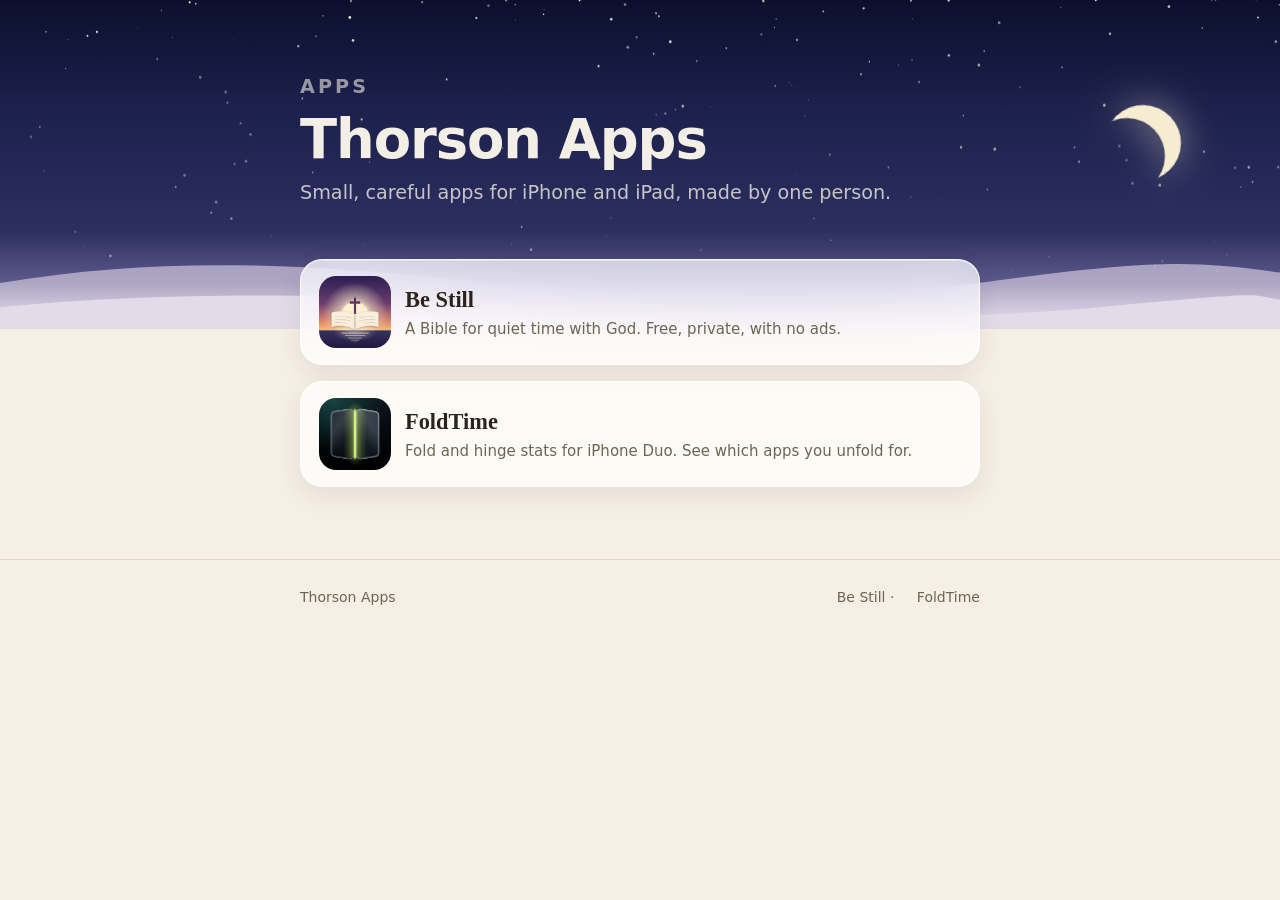
<file: index.html>
<!doctype html>
<html lang="en">
<head>
<meta charset="utf-8">
<meta name="viewport" content="width=device-width, initial-scale=1, viewport-fit=cover">
<meta name="claude:viewport-fit-sides" content="cover">
<title>Thorson Apps</title>
<meta name="description" content="Small, careful apps for iPhone and iPad, made by one person.">
<meta name="theme-color" content="#0c0f26">
<link rel="icon" href="bestill/img/icon-256.png">
<link rel="stylesheet" href="style.css?v=32">
</head>
<body>
<header class="sky">
  <canvas class="stars" aria-hidden="true"></canvas>
  <div class="moon" aria-hidden="true"></div>
  <div class="wrap narrow">
    <div class="page-hero" style="padding-top:72px">
      <p class="eyebrow">Apps</p>
      <h1>Thorson Apps</h1>
      <p>Small, careful apps for iPhone and iPad, made by one person.</p>
    </div>
  </div>
  <svg class="dunes" viewBox="0 0 1440 160" preserveAspectRatio="none" aria-hidden="true">
    <path class="far" d="M0 96 C 180 60 340 70 520 92 S 900 128 1100 96 S 1340 66 1440 82 V160 H0 Z"/>
    <path class="near" d="M0 128 C 220 104 420 112 640 126 S 1040 150 1240 128 S 1400 112 1440 118 V160 H0 Z"/>
  </svg>
</header>
<main class="wrap narrow">
  <a class="feature glass" href="bestill/" style="margin-top:-70px;position:relative;text-decoration:none;color:inherit;align-items:center">
    <img src="bestill/img/icon-256.png" alt="" width="72" height="72" style="border-radius:17px">
    <span>
      <h3 style="font-family:var(--serif);font-size:1.4rem;margin:0">Be Still</h3>
      <p>A Bible for quiet time with God. Free, private, with no ads.</p>
    </span>
  </a>
  <a class="feature glass" href="foldtime/" style="margin-top:16px;position:relative;text-decoration:none;color:inherit;align-items:center">
    <img src="foldtime/img/icon-256.png" alt="" width="72" height="72" style="border-radius:17px">
    <span>
      <h3 style="font-family:var(--serif);font-size:1.4rem;margin:0">FoldTime</h3>
      <p>Fold and hinge stats for iPhone Duo. See which apps you unfold for.</p>
    </span>
  </a>
</main>
<footer class="site" style="margin-top:72px">
  <div class="wrap narrow">
    <span>Thorson Apps</span>
    <span><a href="bestill/">Be Still</a> · <a href="foldtime/">FoldTime</a></span>
  </div>
</footer>
<script src="site.js?v=31"></script>
</body>
</html>
</file>
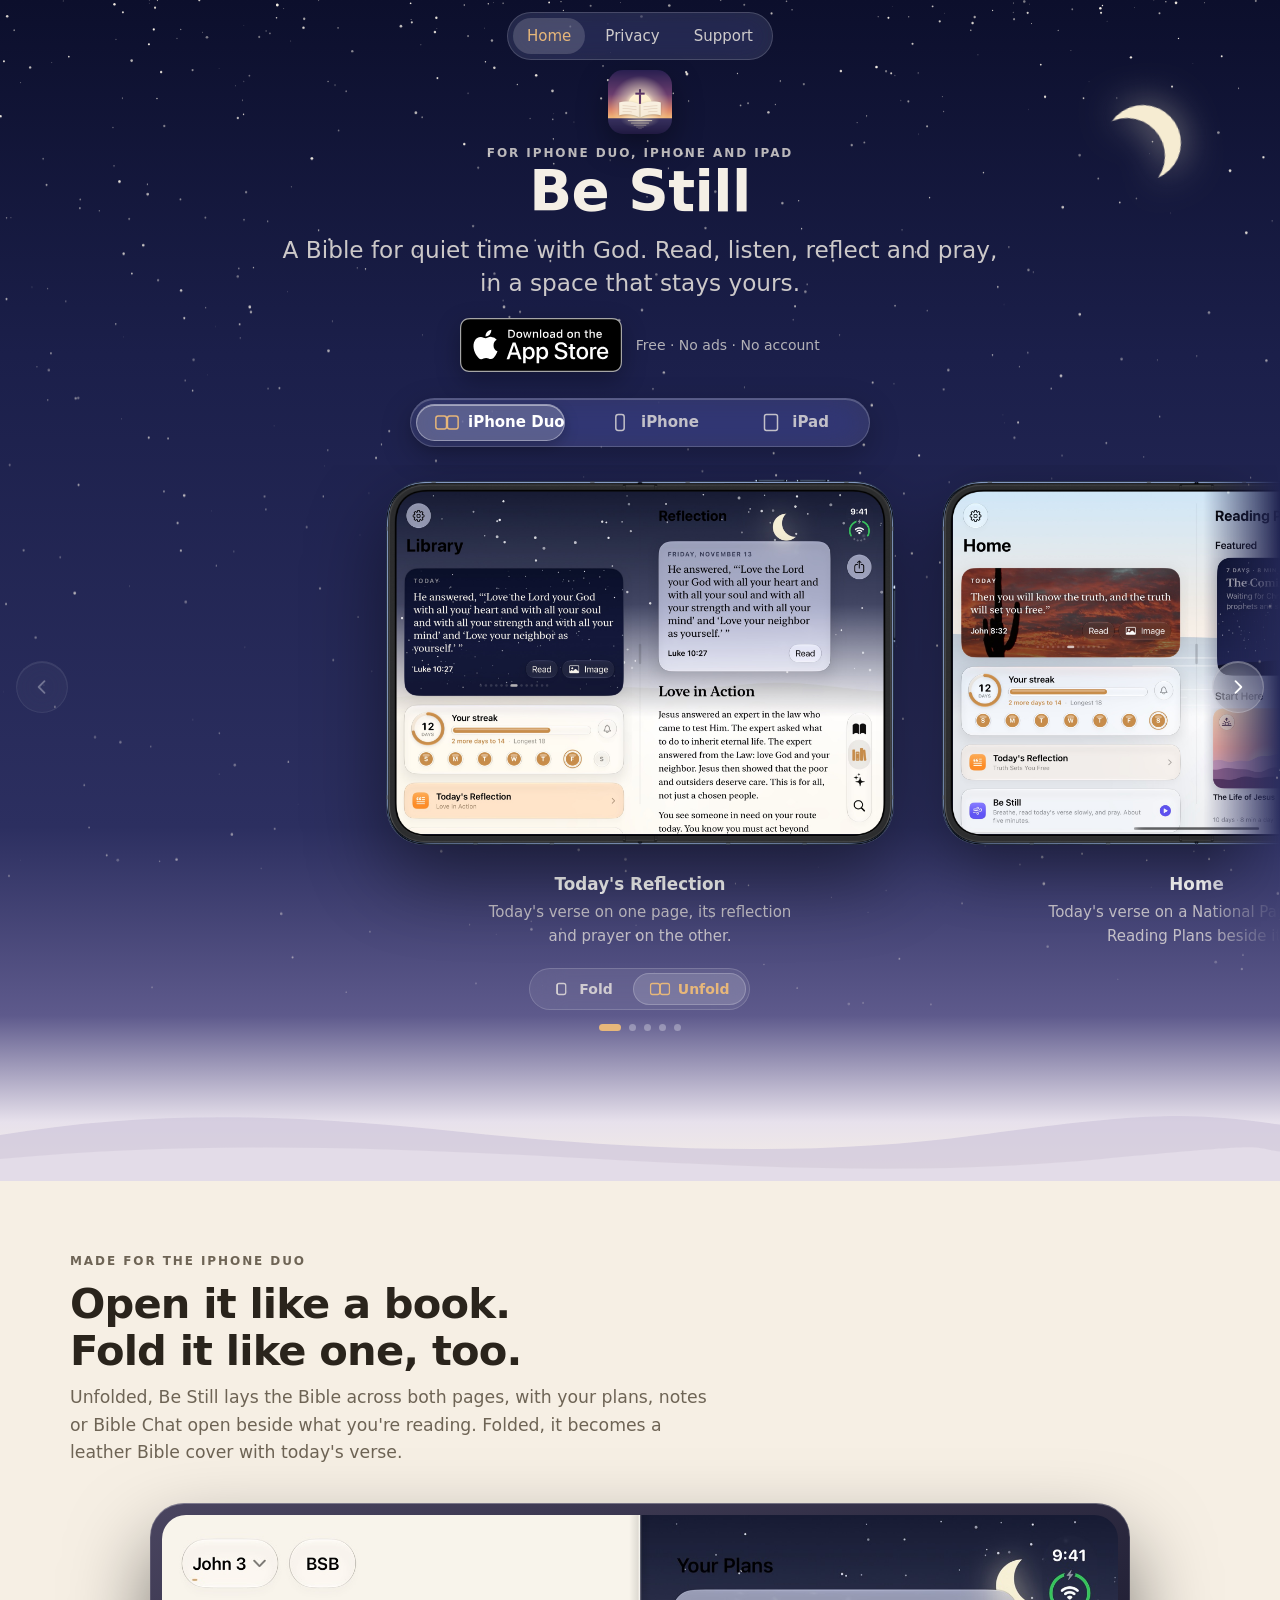
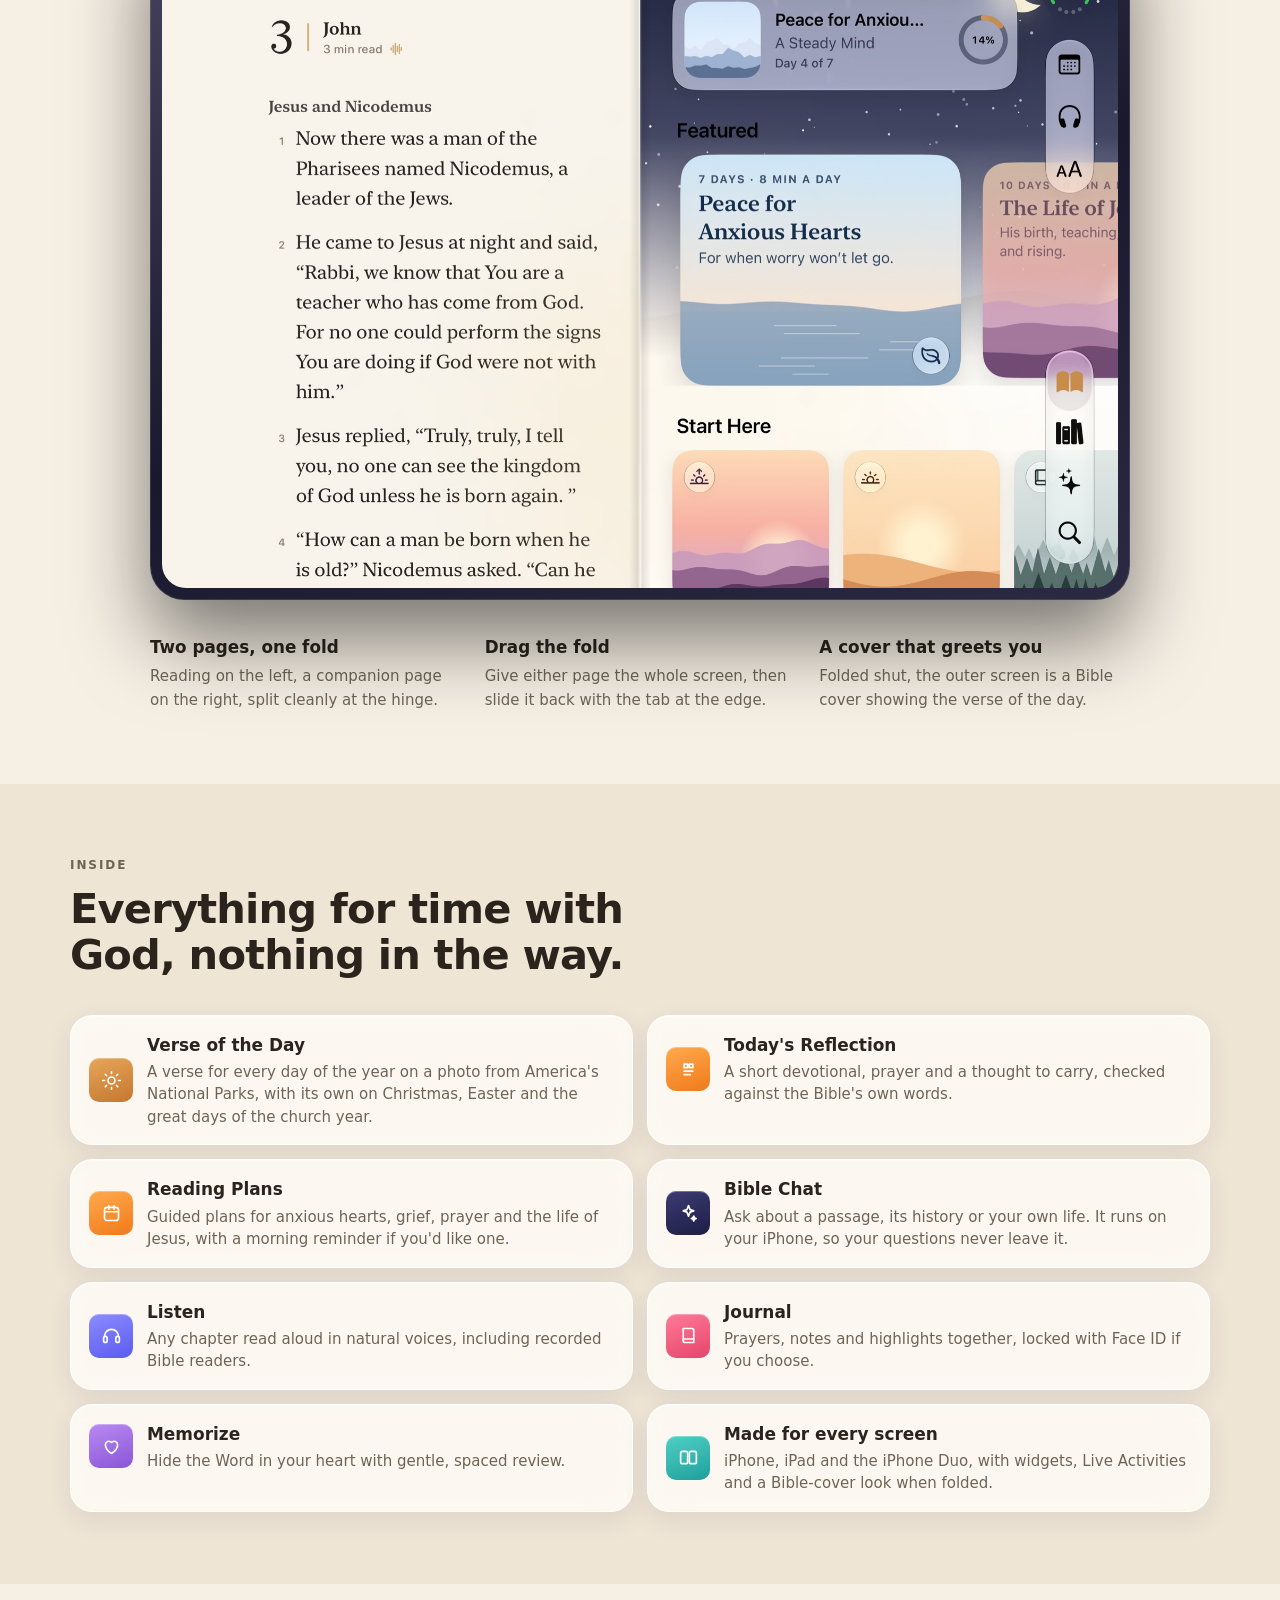
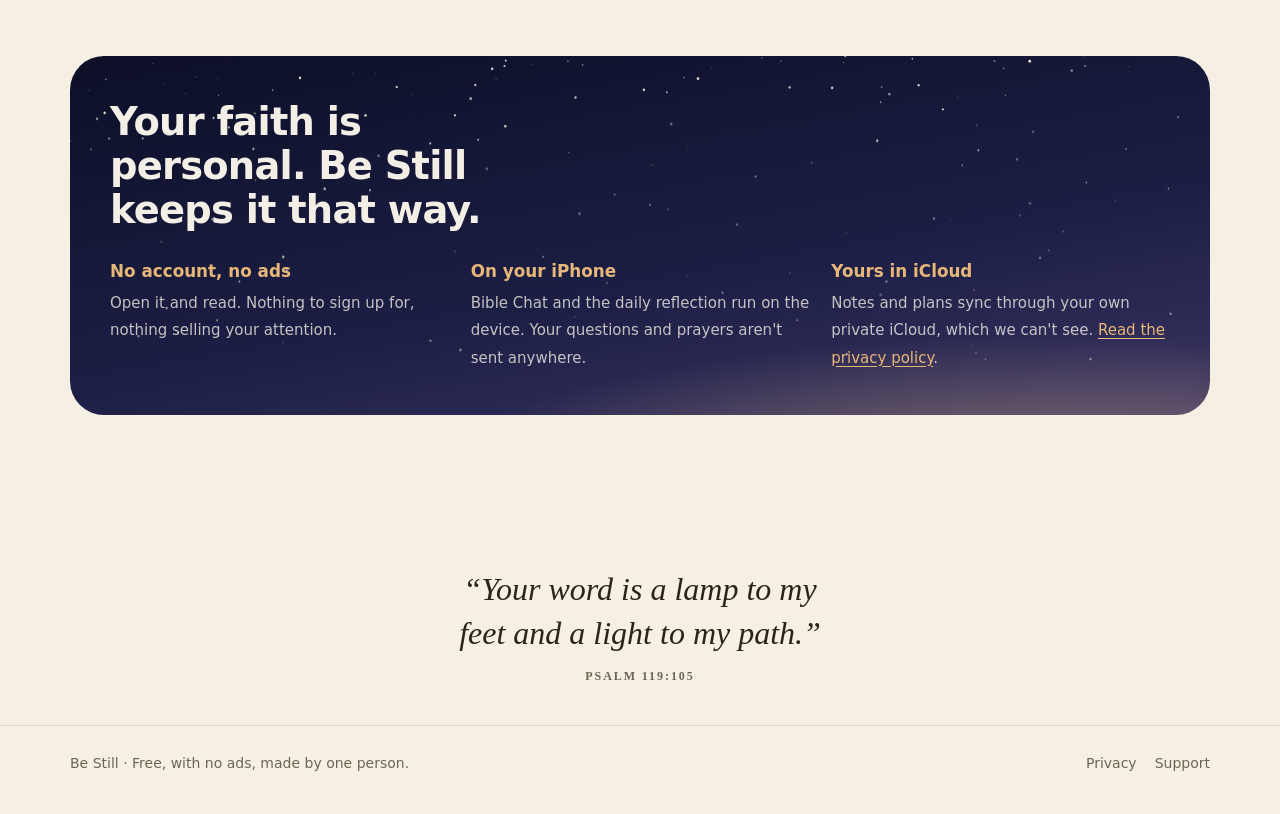
<file: bestill/index.html>
<!doctype html>
<html lang="en">
<head>
<meta charset="utf-8">
<meta name="viewport" content="width=device-width, initial-scale=1, viewport-fit=cover">
<meta name="claude:viewport-fit-sides" content="cover">
<title>Be Still · A Bible for quiet time with God</title>
<meta name="description" content="Be Still is a free, private Bible app for the iPhone Duo, iPhone and iPad: the verse of the day, a daily reflection, reading plans, a private journal and Bible Chat that runs on your iPhone.">
<meta name="theme-color" content="#0c0f26">
<meta name="apple-itunes-app" content="app-id=6834930744">
<meta property="og:title" content="Be Still">
<meta property="og:description" content="A Bible for quiet time with God. Free, private, and made with care.">
<meta property="og:image" content="https://thorsondev.github.io/bestill/img/duo-reflection.jpg">
<link rel="icon" href="img/icon-256.png">
<link rel="apple-touch-icon" href="img/icon-256.png">
<link rel="stylesheet" href="../style.css?v=32">
<style>
  /* Apple's official "Download on the App Store" badge, kept at its own proportions. */
  .store-badge { display: inline-block; line-height: 0; border-radius: 9px; transition: transform .15s ease, box-shadow .15s ease; box-shadow: 0 8px 24px rgba(0, 0, 0, 0.3); }
  .store-badge img { display: block; height: 54px; width: auto; }
  .store-badge:hover { transform: translateY(-1px); box-shadow: 0 12px 28px rgba(0, 0, 0, 0.38); }
  .store-badge:focus-visible { outline: 2px solid #fff; outline-offset: 3px; }
  @media (max-width: 520px) { .store-badge img { height: 48px; } }
  @media (prefers-reduced-motion: reduce) { .store-badge, .store-badge:hover { transition: none; transform: none; } }
</style>
</head>
<body>

<header class="sky">
  <canvas class="stars" aria-hidden="true"></canvas>
  <div class="moon" aria-hidden="true"></div>
  <div class="wrap">
    <div class="topbar topbar-center">
      <nav class="nav" aria-label="Be Still">
        <a href="./" aria-current="page">Home</a>
        <a href="privacy.html">Privacy</a>
        <a href="support.html">Support</a>
      </nav>
    </div>

    <div class="hero hero-gallery">
      <div class="hero-copy">
        <img class="icon" src="img/icon-256.png" alt="Be Still app icon" width="92" height="92">
        <p class="eyebrow">For iPhone Duo, iPhone and iPad</p>
        <h1>Be Still</h1>
        <p class="lede">A Bible for quiet time with God. Read, listen, reflect and pray, in a space that stays yours.</p>
        <div class="cta">
          <a class="store-badge" href="https://apps.apple.com/app/be-still-bible-devotional/id6834930744"><img src="img/app-store-badge.svg" alt="Download on the App Store" width="162" height="54"></a>
          <span class="quiet-facts">Free · No ads · No account</span>
        </div>
      </div>
    </div>
  </div>

  <div class="gallery" data-device="duo">
    <div class="wrap gallery-head">
      <div class="device-switch" role="radiogroup" aria-label="See Be Still on">
        <span class="thumb" aria-hidden="true"></span>
        <button type="button" role="radio" aria-checked="true" data-device="duo" tabindex="0">
          <svg viewBox="0 0 28 20" aria-hidden="true"><rect x="2" y="3" width="11.5" height="14" rx="2.5"/><rect x="14.5" y="3" width="11.5" height="14" rx="2.5"/></svg>
          <span>iPhone Duo</span>
        </button>
        <button type="button" role="radio" aria-checked="false" data-device="iphone" tabindex="-1">
          <svg viewBox="0 0 28 20" aria-hidden="true"><rect x="9.5" y="1.5" width="9" height="17" rx="2.6"/></svg>
          <span>iPhone</span>
        </button>
        <button type="button" role="radio" aria-checked="false" data-device="ipad" tabindex="-1">
          <svg viewBox="0 0 28 20" aria-hidden="true"><rect x="7" y="1.5" width="14" height="17" rx="2"/></svg>
          <span>iPad</span>
        </button>
      </div>

    </div>
    <div class="strip-area">
      <div class="strip-nav" aria-label="Scroll screens">
        <button type="button" class="round" data-step="-1" aria-label="Previous screens"><svg viewBox="0 0 24 24" aria-hidden="true"><path d="M15 5l-7 7 7 7"/></svg></button>
        <button type="button" class="round" data-step="1" aria-label="More screens"><svg viewBox="0 0 24 24" aria-hidden="true"><path d="M9 5l7 7-7 7"/></svg></button>
      </div>
        <div class="strip" data-for="duo" role="tabpanel" aria-label="iPhone Duo screens">
          <figure class="unfold">
            <div class="frame unfold-stage" role="img" aria-label="The iPhone Duo opening: folded, it shows Be Still's Bible cover; open, the Library beside today's reflection.">
              <div class="unfold-open">
                <img class="unfold-screen" src="img/duo-reflection.jpg" alt="" width="1800" height="1266">
                <img class="unfold-bezel" src="img/bezel-duo-open.png" alt="" width="1700" height="1235">
              </div>
              <div class="unfold-closed">
                <img class="unfold-screen" src="img/duo-cover.jpg" alt="" width="756" height="1100">
                <img class="unfold-bezel" src="img/bezel-duo-closed.png" alt="" width="861" height="1200">
              </div>
            </div>
            <figcaption><span class="cap-open"><b>Today's Reflection</b>Today's verse on one page, its reflection and prayer on the other.</span><span class="cap-folded"><b>Bible cover</b>Folded shut, it's a Bible cover with today's verse.</span></figcaption>
          </figure>
          <figure>
            <div class="frame bezel"><img class="bezel-screen" src="img/duo-home.jpg" alt="Home on iPhone Duo." width="1800" height="1266" loading="lazy"><img class="bezel-frame" src="img/bezel-duo-open.png" alt="" width="1700" height="1235" loading="lazy"><span class="folded-duo" aria-hidden="true"><img class="folded-screen" src="img/duo-folded-library.jpg" alt="" width="756" height="1100" loading="lazy"><img class="folded-bezel" src="img/bezel-duo-closed.png" alt="" width="861" height="1200" loading="lazy"></span></div>
            <figcaption><span class="cap-open"><b>Home</b>Today's verse on a National Park photo, Reading Plans beside it.</span><span class="cap-folded"><b>Library</b>Today's verse, your streak and the day's reflection.</span></figcaption>
          </figure>
          <figure>
            <div class="frame bezel"><img class="bezel-screen" src="img/duo-reader.jpg" alt="Read on iPhone Duo." width="1800" height="1266" loading="lazy"><img class="bezel-frame" src="img/bezel-duo-open.png" alt="" width="1700" height="1235" loading="lazy"><span class="folded-duo" aria-hidden="true"><img class="folded-screen" src="img/duo-folded-read.jpg" alt="" width="756" height="1100" loading="lazy"><img class="folded-bezel" src="img/bezel-duo-closed.png" alt="" width="861" height="1200" loading="lazy"></span></div>
            <figcaption><span class="cap-open"><b>Read</b>Two pages, set like a printed Bible.</span><span class="cap-folded"><b>Read</b>Scripture set like a printed Bible, in one hand.</span></figcaption>
          </figure>
          <figure>
            <div class="frame bezel"><img class="bezel-screen" src="img/duo-quiet.jpg" alt="Be Still on iPhone Duo." width="1800" height="1266" loading="lazy"><img class="bezel-frame" src="img/bezel-duo-open.png" alt="" width="1700" height="1235" loading="lazy"><span class="folded-duo" aria-hidden="true"><img class="folded-screen" src="img/duo-folded-quiet.jpg" alt="" width="756" height="1100" loading="lazy"><img class="folded-bezel" src="img/bezel-duo-closed.png" alt="" width="861" height="1200" loading="lazy"></span></div>
            <figcaption><span class="cap-open"><b>Be Still</b>Today's verse beside five quiet minutes of prayer.</span><span class="cap-folded"><b>Be Still</b>Breathe, read the verse slowly and pray.</span></figcaption>
          </figure>
          <figure>
            <div class="frame bezel"><img class="bezel-screen" src="img/duo-chat.jpg" alt="Bible Chat on iPhone Duo." width="1800" height="1266" loading="lazy"><img class="bezel-frame" src="img/bezel-duo-open.png" alt="" width="1700" height="1235" loading="lazy"><span class="folded-duo" aria-hidden="true"><img class="folded-screen" src="img/duo-folded-chat.jpg" alt="" width="756" height="1100" loading="lazy"><img class="folded-bezel" src="img/bezel-duo-closed.png" alt="" width="861" height="1200" loading="lazy"></span></div>
            <figcaption><span class="cap-open"><b>Bible Chat</b>Answers on one page, the verses beside them.</span><span class="cap-folded"><b>Bible Chat</b>Questions answered from Scripture, on your device.</span></figcaption>
          </figure>
        </div>
        <div class="strip" data-for="iphone" role="tabpanel" aria-label="iPhone screens" hidden>
          <figure>
            <div class="frame"><img src="img/iphone-home.jpg" alt="Home on iPhone." width="1300" height="2825" loading="lazy"><span class="island" aria-hidden="true"></span></div>
            <figcaption><b>Home</b>Today's verse on a National Park photo, a new one every day.</figcaption>
          </figure>
          <figure>
            <div class="frame"><img src="img/iphone-reflection.jpg" alt="Today's Reflection on iPhone." width="1300" height="2825" loading="lazy"><span class="island" aria-hidden="true"></span></div>
            <figcaption><b>Today's Reflection</b>A short reflection and prayer on today's verse.</figcaption>
          </figure>
          <figure>
            <div class="frame"><img src="img/iphone-reader.jpg" alt="Read on iPhone." width="1300" height="2825" loading="lazy"><span class="island" aria-hidden="true"></span></div>
            <figcaption><b>Read</b>Scripture set like a printed Bible.</figcaption>
          </figure>
          <figure>
            <div class="frame"><img src="img/iphone-quiet.jpg" alt="Be Still on iPhone." width="1300" height="2825" loading="lazy"><span class="island" aria-hidden="true"></span></div>
            <figcaption><b>Be Still</b>Breathe, read the verse slowly and pray.</figcaption>
          </figure>
          <figure>
            <div class="frame"><img src="img/iphone-chat.jpg" alt="Bible Chat on iPhone." width="1300" height="2825" loading="lazy"><span class="island" aria-hidden="true"></span></div>
            <figcaption><b>Bible Chat</b>Questions answered from Scripture, on your device.</figcaption>
          </figure>
        </div>
        <div class="strip" data-for="ipad" role="tabpanel" aria-label="iPad screens" hidden>
          <figure>
            <div class="frame"><img src="img/ipad-home.jpg" alt="Home on iPad." width="1500" height="2000" loading="lazy"></div>
            <figcaption><b>Home</b>Today's verse on a National Park photo, beside Reading Plans.</figcaption>
          </figure>
          <figure>
            <div class="frame"><img src="img/ipad-reflection.jpg" alt="Today's Reflection on iPad." width="1500" height="2000" loading="lazy"></div>
            <figcaption><b>Today's Reflection</b>A short reflection and prayer on today's verse.</figcaption>
          </figure>
          <figure>
            <div class="frame"><img src="img/ipad-reader.jpg" alt="Read on iPad." width="1500" height="2000" loading="lazy"></div>
            <figcaption><b>Read</b>Scripture set like a printed Bible.</figcaption>
          </figure>
          <figure>
            <div class="frame"><img src="img/ipad-quiet.jpg" alt="Be Still on iPad." width="1500" height="2000" loading="lazy"></div>
            <figcaption><b>Be Still</b>Breathe, read the verse slowly and pray.</figcaption>
          </figure>
          <figure>
            <div class="frame"><img src="img/ipad-chat.jpg" alt="Bible Chat on iPad." width="1500" height="2000" loading="lazy"></div>
            <figcaption><b>Bible Chat</b>Questions answered from Scripture, on your device.</figcaption>
          </figure>
        </div>
    </div>
    <div class="fold-controls" role="group" aria-label="Try the fold">
      <button type="button" data-fold="close" aria-pressed="false">
        <svg viewBox="0 0 28 20" aria-hidden="true"><rect x="9" y="3" width="11" height="14" rx="2.5"/><path d="M9 4v12"/></svg>Fold
      </button>
      <button type="button" data-fold="open" aria-pressed="true">
        <svg viewBox="0 0 28 20" aria-hidden="true"><rect x="2" y="3" width="11.5" height="14" rx="2.5"/><rect x="14.5" y="3" width="11.5" height="14" rx="2.5"/></svg>Unfold
      </button>
    </div>
    <div class="strip-dots" aria-hidden="true"><span class="on"></span><span></span><span></span><span></span><span></span></div>
  </div>
  <svg class="dunes" viewBox="0 0 1440 160" preserveAspectRatio="none" aria-hidden="true">
    <path class="far" d="M0 96 C 180 60 340 70 520 92 S 900 128 1100 96 S 1340 66 1440 82 V160 H0 Z"/>
    <path class="near" d="M0 128 C 220 104 420 112 640 126 S 1040 150 1240 128 S 1400 112 1440 118 V160 H0 Z"/>
  </svg>
</header>

<main>
  <section class="band duo-band">
    <div class="wrap">
      <div class="section-head">
        <span class="kicker">Made for the iPhone Duo</span>
        <h2>Open it like a book. Fold it like one, too.</h2>
        <p>Unfolded, Be Still lays the Bible across both pages, with your plans, notes or Bible Chat open beside what you're reading. Folded, it becomes a leather Bible cover with today's verse.</p>
      </div>
      <div class="duo wide">
        <img src="img/duo-read.jpg" alt="John 3 on the left page of the iPhone Duo, with Reading Plans open on the right." loading="lazy" width="1800" height="1266">
        <span class="hinge" aria-hidden="true"></span>
      </div>
      <ul class="duo-points">
        <li><b>Two pages, one fold</b>Reading on the left, a companion page on the right, split cleanly at the hinge.</li>
        <li><b>Drag the fold</b>Give either page the whole screen, then slide it back with the tab at the edge.</li>
        <li><b>A cover that greets you</b>Folded shut, the outer screen is a Bible cover showing the verse of the day.</li>
      </ul>
    </div>
  </section>

  <section class="band alt">
    <div class="wrap">
      <div class="section-head">
        <span class="kicker">Inside</span>
        <h2>Everything for time with God, nothing in the way.</h2>
      </div>
      <div class="features">
        <div class="feature glass"><span class="badge b-gold"><svg viewBox="0 0 24 24"><circle cx="12" cy="12" r="4"/><path d="M12 2v2M12 20v2M4.9 4.9l1.4 1.4M17.7 17.7l1.4 1.4M2 12h2M20 12h2M4.9 19.1l1.4-1.4M17.7 6.3l1.4-1.4"/></svg></span><div><h3>Verse of the Day</h3><p>A verse for every day of the year on a photo from America's National Parks, with its own on Christmas, Easter and the great days of the church year.</p></div></div>
        <div class="feature glass"><span class="badge b-orange"><svg viewBox="0 0 24 24"><path d="M7 7h4v4H7zM13 7h4v4h-4z"/><path d="M7 15h10M7 19h7"/></svg></span><div><h3>Today's Reflection</h3><p>A short devotional, prayer and a thought to carry, checked against the Bible's own words.</p></div></div>
        <div class="feature glass"><span class="badge b-orange"><svg viewBox="0 0 24 24"><rect x="4" y="5" width="16" height="15" rx="3"/><path d="M4 10h16M9 3v4M15 3v4"/></svg></span><div><h3>Reading Plans</h3><p>Guided plans for anxious hearts, grief, prayer and the life of Jesus, with a morning reminder if you'd like one.</p></div></div>
        <div class="feature glass"><span class="badge b-sky"><svg viewBox="0 0 24 24"><path d="M12 3l1.8 4.6L18 9l-4.2 1.4L12 15l-1.8-4.6L6 9l4.2-1.4z"/><path d="M18 15l.8 2 2 .8-2 .8-.8 2-.8-2-2-.8 2-.8z"/></svg></span><div><h3>Bible Chat</h3><p>Ask about a passage, its history or your own life. It runs on your iPhone, so your questions never leave it.</p></div></div>
        <div class="feature glass"><span class="badge b-indigo"><svg viewBox="0 0 24 24"><path d="M4 13a8 8 0 0 1 16 0"/><rect x="3" y="13" width="4" height="7" rx="2"/><rect x="17" y="13" width="4" height="7" rx="2"/></svg></span><div><h3>Listen</h3><p>Any chapter read aloud in natural voices, including recorded Bible readers.</p></div></div>
        <div class="feature glass"><span class="badge b-pink"><svg viewBox="0 0 24 24"><path d="M6 4h10a2 2 0 0 1 2 2v14H8a2 2 0 0 1-2-2z"/><path d="M6 18a2 2 0 0 1 2-2h10"/></svg></span><div><h3>Journal</h3><p>Prayers, notes and highlights together, locked with Face ID if you choose.</p></div></div>
        <div class="feature glass"><span class="badge b-purple"><svg viewBox="0 0 24 24"><path d="M12 20s-7-4.4-7-10a4 4 0 0 1 7-2.6A4 4 0 0 1 19 10c0 5.6-7 10-7 10z"/></svg></span><div><h3>Memorize</h3><p>Hide the Word in your heart with gentle, spaced review.</p></div></div>
        <div class="feature glass"><span class="badge b-teal"><svg viewBox="0 0 24 24"><rect x="3" y="5" width="8" height="14" rx="2"/><rect x="13" y="5" width="8" height="14" rx="2"/></svg></span><div><h3>Made for every screen</h3><p>iPhone, iPad and the iPhone Duo, with widgets, Live Activities and a Bible-cover look when folded.</p></div></div>
      </div>
    </div>
  </section>

  <section class="band">
    <div class="wrap">
      <div class="promise">
        <canvas class="stars" aria-hidden="true"></canvas>
        <h2>Your faith is personal. Be Still keeps it that way.</h2>
        <ul>
          <li><b>No account, no ads</b><span>Open it and read. Nothing to sign up for, nothing selling your attention.</span></li>
          <li><b>On your iPhone</b><span>Bible Chat and the daily reflection run on the device. Your questions and prayers aren't sent anywhere.</span></li>
          <li><b>Yours in iCloud</b><span>Notes and plans sync through your own private iCloud, which we can't see. <a href="privacy.html">Read the privacy policy</a>.</span></li>
        </ul>
      </div>
    </div>
  </section>

  <section class="closing">
    <div class="wrap narrow">
      <blockquote>“Your word is a lamp to my feet and a light to my path.”<cite>Psalm 119:105</cite></blockquote>
    </div>
  </section>
</main>

<footer class="site">
  <div class="wrap">
    <span>Be Still · Free, with no ads, made by one person.</span>
    <span><a href="privacy.html">Privacy</a><a href="support.html">Support</a></span>
  </div>
</footer>
<script src="../site.js?v=31"></script>
</body>
</html>
</file>
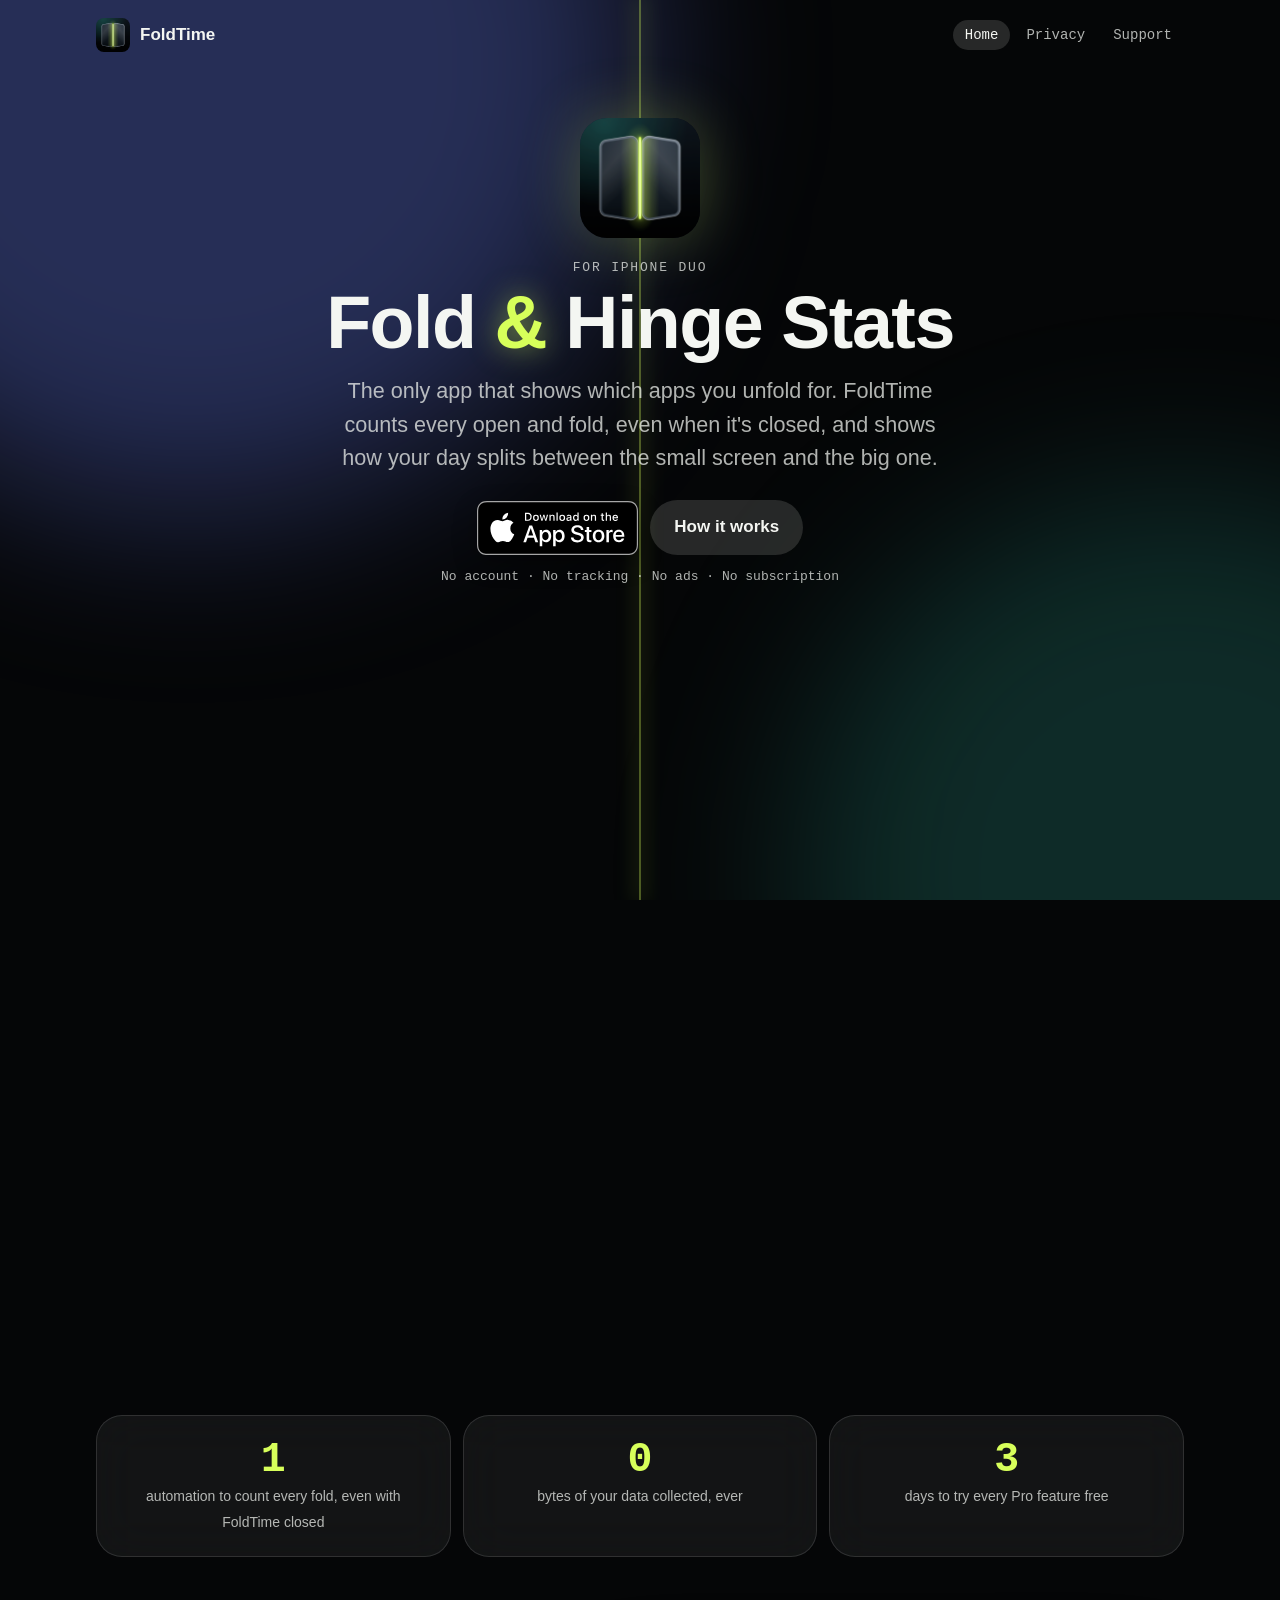
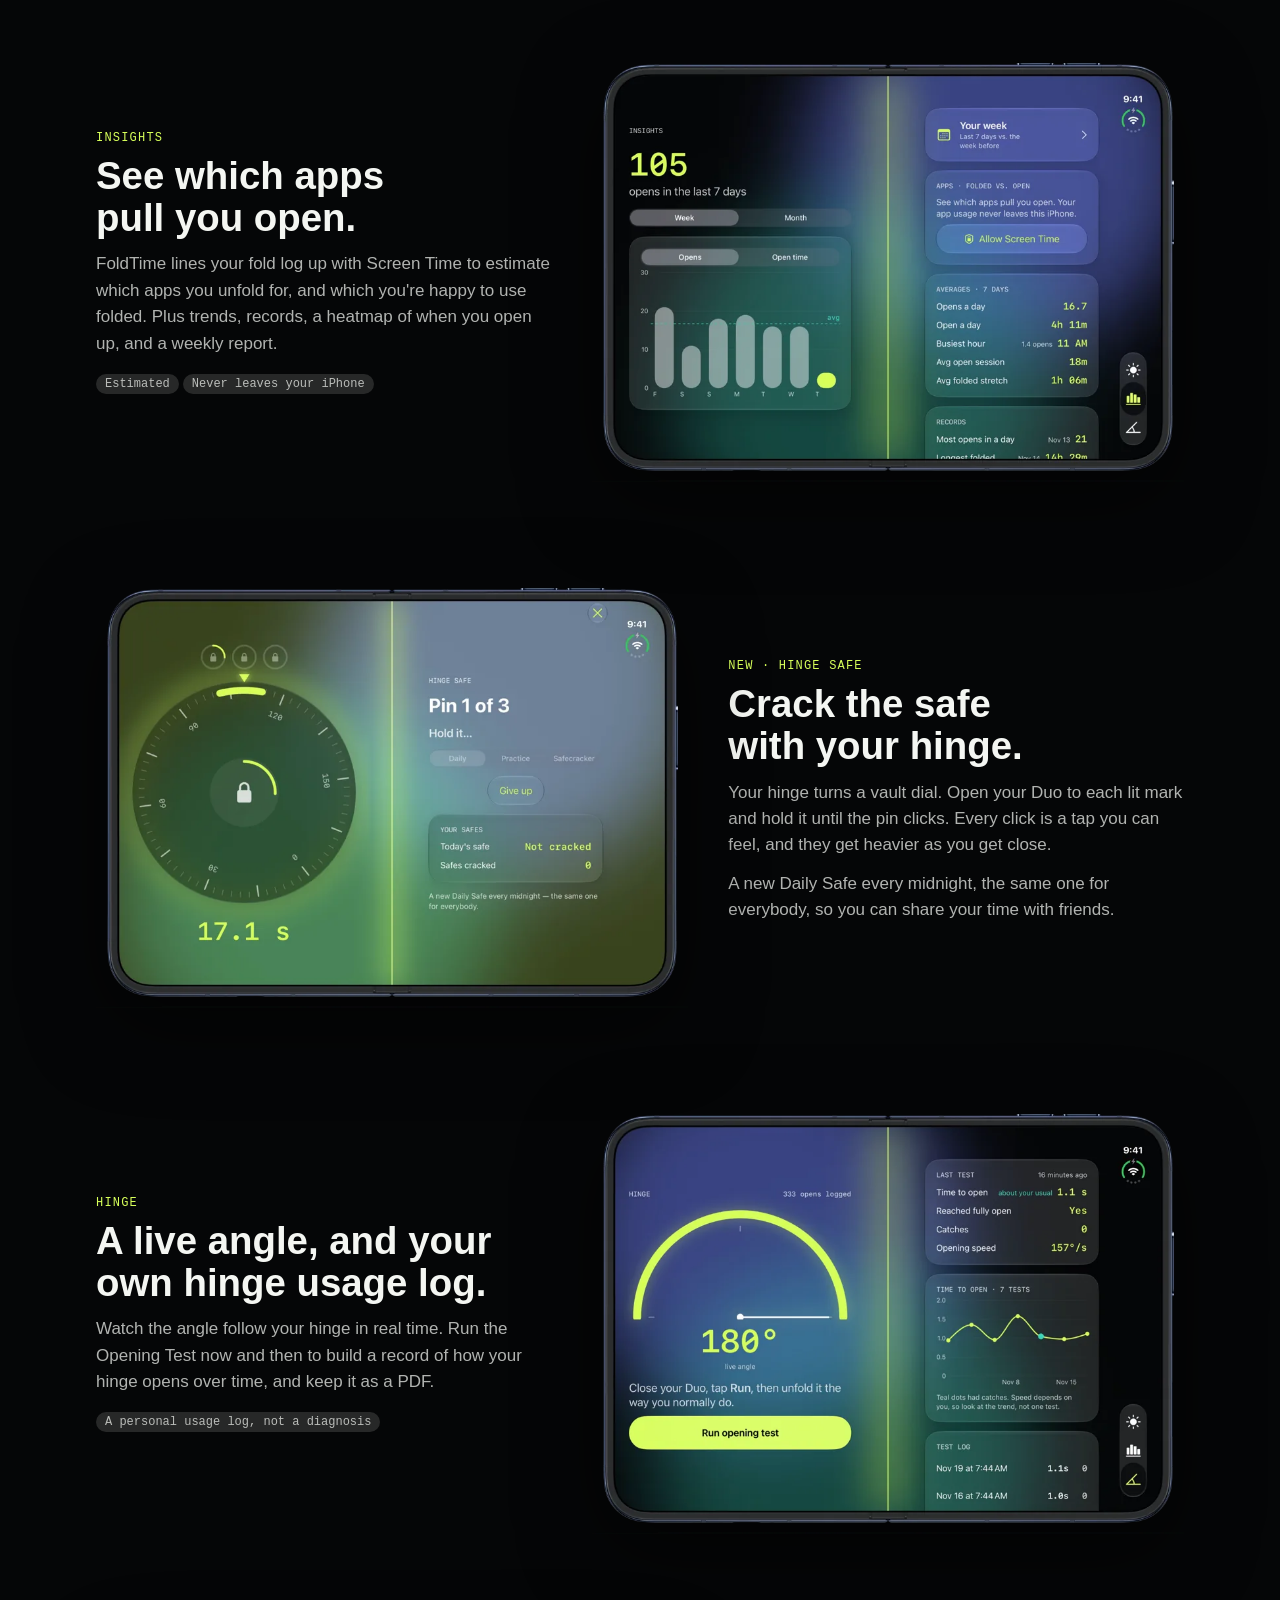
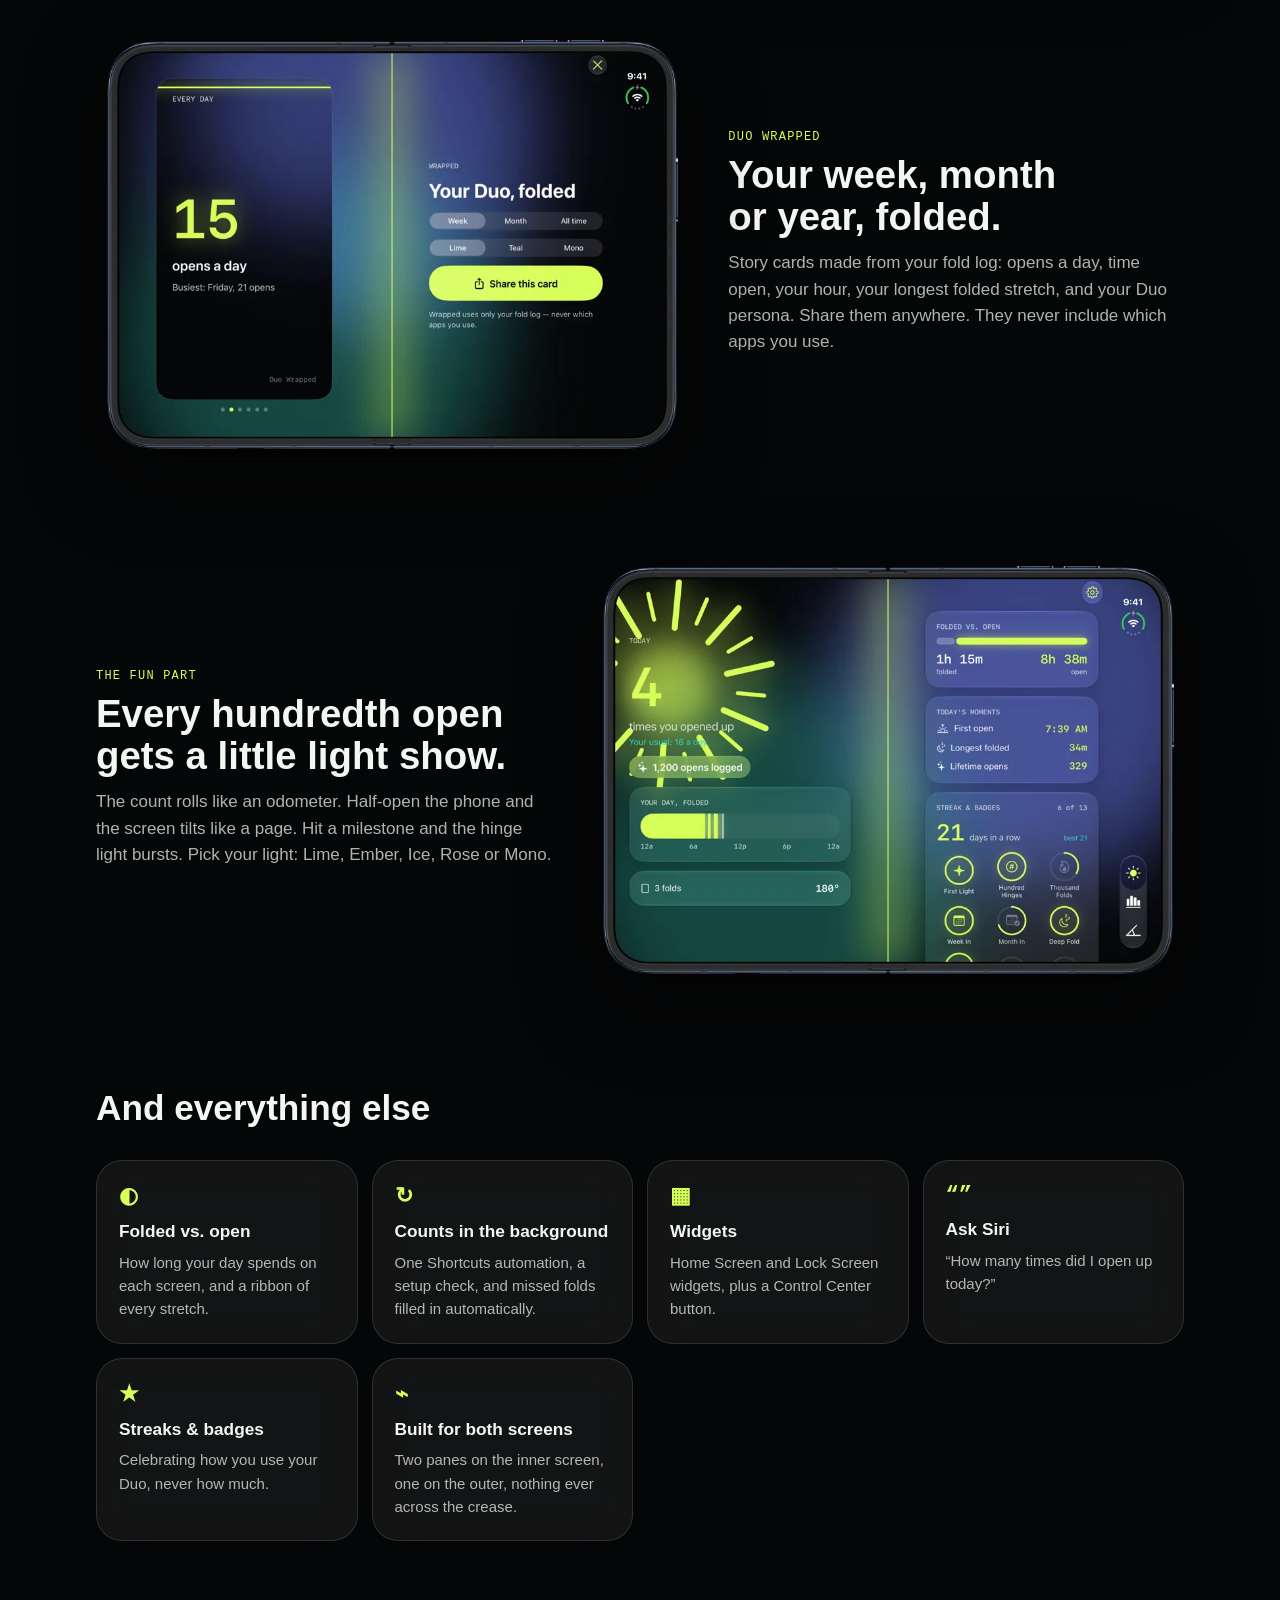
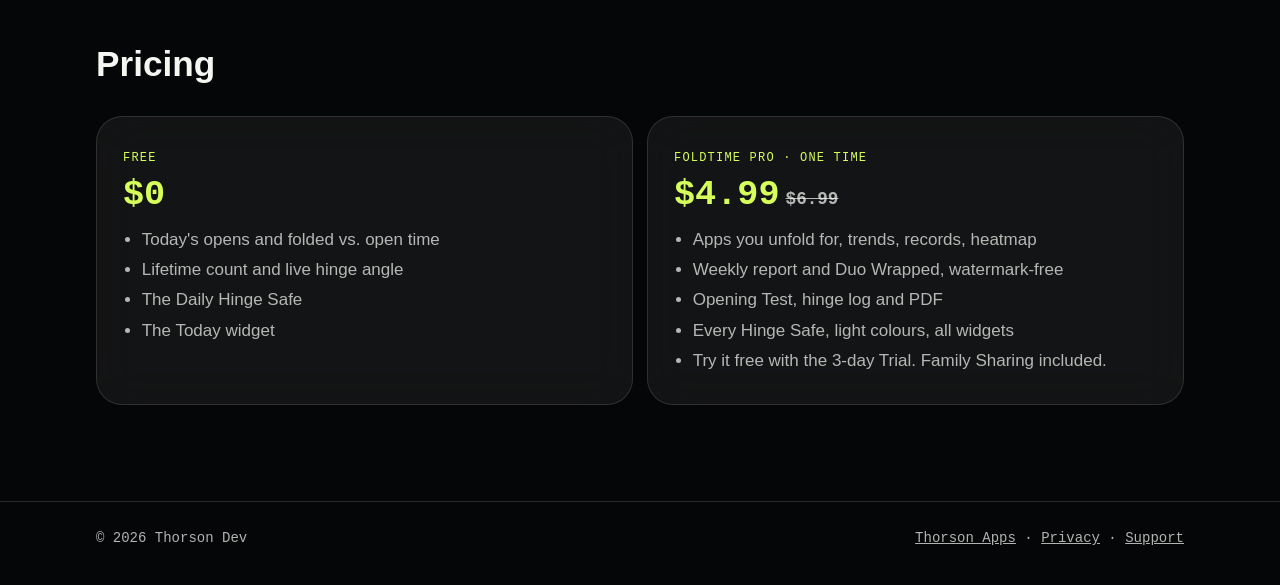
<file: foldtime/index.html>
<!doctype html>
<html lang="en">
<head>
<meta charset="utf-8">
<meta name="viewport" content="width=device-width, initial-scale=1, viewport-fit=cover">
<title>FoldTime · Fold &amp; Hinge Stats</title>
<meta name="description" content="FoldTime counts every time you open your iPhone Duo, shows how your day splits between folded and open, and which apps you unfold for. Private by design.">
<meta name="theme-color" content="#050607">
<link rel="icon" href="img/icon-256.png">
<link rel="apple-touch-icon" href="img/icon-256.png">
<meta property="og:title" content="FoldTime · Fold & Hinge Stats">
<meta property="og:description" content="The only app that shows which apps you unfold for.">
<meta property="og:image" content="https://thorsondev.github.io/foldtime/img/og-banner.jpg">
<meta property="og:image:width" content="1200">
<meta property="og:image:height" content="630">
<meta property="og:type" content="website">
<meta property="og:url" content="https://thorsondev.github.io/foldtime/">
<meta property="og:image:alt" content="FoldTime: see which apps you unfold for">
<meta name="twitter:card" content="summary_large_image">
<link rel="canonical" href="https://thorsondev.github.io/foldtime/">
<!-- Safari's App Store banner; it appears once the app is live. -->
<meta name="apple-itunes-app" content="app-id=6835566338">
<link rel="preload" as="image" href="img/duo-today-900.webp" imagesrcset="img/duo-today-900.webp 900w, img/duo-today.webp 1700w" imagesizes="(max-width: 1012px) calc(100vw - 32px), 980px">
<link rel="stylesheet" href="ft.css?v=4">
<script type="application/ld+json">
{"@context":"https://schema.org","@type":"SoftwareApplication","name":"FoldTime - Fold & Hinge Stats","operatingSystem":"iOS","applicationCategory":"UtilitiesApplication","description":"The only app that shows which apps you unfold for. Fold counts, folded vs. open time, Hinge Safe and Duo Wrapped for iPhone Duo.","offers":{"@type":"Offer","price":"0","priceCurrency":"USD"},"url":"https://thorsondev.github.io/foldtime/","downloadUrl":"https://apps.apple.com/app/foldtime-fold-hinge-stats/id6835566338","image":"https://thorsondev.github.io/foldtime/img/icon-512.png","author":{"@type":"Organization","name":"Thorson Dev"}}
</script>
</head>
<body>
<div class="ambient" aria-hidden="true"><div class="hinge"></div></div>

<header class="wrap">
  <div class="topbar">
    <a class="brand" href="./"><img src="img/icon-256.png" alt=""><span>FoldTime</span></a>
    <nav class="nav" aria-label="FoldTime">
      <a href="./" aria-current="page">Home</a>
      <a href="privacy.html">Privacy</a>
      <a href="support.html">Support</a>
    </nav>
  </div>
  <div class="hero">
    <img class="icon" src="img/icon-512.png" alt="FoldTime app icon" width="120" height="120">
    <p class="eyebrow">For iPhone Duo</p>
    <h1>Fold <span class="lit">&amp;</span> Hinge Stats</h1>
    <p class="lede">The only app that shows which apps you unfold for. FoldTime counts every open and fold, even when it's closed, and shows how your day splits between the small screen and the big one.</p>
    <div class="ctas">
      <a class="store-badge" href="https://apps.apple.com/app/foldtime-fold-hinge-stats/id6835566338"><img src="img/app-store-badge.svg" alt="Download on the App Store" width="162" height="54"></a>
      <a class="cta ghost" href="support.html#setup">How it works</a>
    </div>
    <p class="note">No account · No tracking · No ads · No subscription</p>
    <img class="device" src="img/duo-today.webp" srcset="img/duo-today-900.webp 900w, img/duo-today.webp 1700w" sizes="(max-width: 1012px) calc(100vw - 32px), 980px" alt="FoldTime on iPhone Duo's inner screen: today's opens, a ribbon of folded and open time, and badges" width="1700" height="1235" fetchpriority="high" decoding="async">
  </div>
</header>

<main class="wrap">
  <div class="stats">
    <div class="stat glass reveal"><b>1</b><span>automation to count every fold, even with FoldTime closed</span></div>
    <div class="stat glass reveal"><b>0</b><span>bytes of your data collected, ever</span></div>
    <div class="stat glass reveal"><b>3</b><span>days to try every Pro feature free</span></div>
  </div>

  <section class="feature-row reveal">
    <div class="copy">
      <span class="tag">Insights</span>
      <h2>See which apps pull you open.</h2>
      <p>FoldTime lines your fold log up with Screen Time to estimate which apps you unfold for, and which you're happy to use folded. Plus trends, records, a heatmap of when you open up, and a weekly report.</p>
      <p><span class="pill">Estimated</span><span class="pill">Never leaves your iPhone</span></p>
    </div>
    <img src="img/duo-insights.webp" srcset="img/duo-insights-900.webp 900w, img/duo-insights.webp 1700w" sizes="(max-width: 760px) calc(100vw - 32px), 600px" decoding="async" alt="Insights: opens in the last 7 days, averages and records" width="1700" height="1235" loading="lazy">
  </section>

  <section class="feature-row flip reveal">
    <div class="copy">
      <span class="tag">New · Hinge Safe</span>
      <h2>Crack the safe with your hinge.</h2>
      <p>Your hinge turns a vault dial. Open your Duo to each lit mark and hold it until the pin clicks. Every click is a tap you can feel, and they get heavier as you get close.</p>
      <p>A new Daily Safe every midnight, the same one for everybody, so you can share your time with friends.</p>
    </div>
    <img src="img/duo-safe.webp" srcset="img/duo-safe-900.webp 900w, img/duo-safe.webp 1700w" sizes="(max-width: 760px) calc(100vw - 32px), 600px" decoding="async" alt="Hinge Safe mid-game: the vault dial lit as the hinge holds on a pin" width="1700" height="1235" loading="lazy">
  </section>

  <section class="feature-row reveal">
    <div class="copy">
      <span class="tag">Hinge</span>
      <h2>A live angle, and your own hinge usage log.</h2>
      <p>Watch the angle follow your hinge in real time. Run the Opening Test now and then to build a record of how your hinge opens over time, and keep it as a PDF.</p>
      <p><span class="pill">A personal usage log, not a diagnosis</span></p>
    </div>
    <img src="img/duo-hinge.webp" srcset="img/duo-hinge-900.webp 900w, img/duo-hinge.webp 1700w" sizes="(max-width: 760px) calc(100vw - 32px), 600px" decoding="async" alt="Hinge: live angle dial at 180 degrees and the Opening Test log" width="1700" height="1235" loading="lazy">
  </section>

  <section class="feature-row flip reveal">
    <div class="copy">
      <span class="tag">Duo Wrapped</span>
      <h2>Your week, month or year, folded.</h2>
      <p>Story cards made from your fold log: opens a day, time open, your hour, your longest folded stretch, and your Duo persona. Share them anywhere. They never include which apps you use.</p>
    </div>
    <img src="img/duo-wrapped.webp" srcset="img/duo-wrapped-900.webp 900w, img/duo-wrapped.webp 1700w" sizes="(max-width: 760px) calc(100vw - 32px), 600px" decoding="async" alt="Duo Wrapped: a story card reading 15 opens a day" width="1700" height="1235" loading="lazy">
  </section>

  <section class="feature-row reveal">
    <div class="copy">
      <span class="tag">The fun part</span>
      <h2>Every hundredth open gets a little light show.</h2>
      <p>The count rolls like an odometer. Half-open the phone and the screen tilts like a page. Hit a milestone and the hinge light bursts. Pick your light: Lime, Ember, Ice, Rose or Mono.</p>
    </div>
    <img src="img/duo-milestone.webp" srcset="img/duo-milestone-900.webp 900w, img/duo-milestone.webp 1700w" sizes="(max-width: 760px) calc(100vw - 32px), 600px" decoding="async" alt="Today with a burst of light and a 1,200 opens logged badge" width="1700" height="1235" loading="lazy">
  </section>

  <h2 class="reveal" style="font-size:clamp(1.6rem,4vw,2.2rem);margin:0">And everything else</h2>
  <div class="grid">
    <div class="card glass reveal"><span class="sym">◐</span><h3>Folded vs. open</h3><p>How long your day spends on each screen, and a ribbon of every stretch.</p></div>
    <div class="card glass reveal"><span class="sym">↻</span><h3>Counts in the background</h3><p>One Shortcuts automation, a setup check, and missed folds filled in automatically.</p></div>
    <div class="card glass reveal"><span class="sym">▦</span><h3>Widgets</h3><p>Home Screen and Lock Screen widgets, plus a Control Center button.</p></div>
    <div class="card glass reveal"><span class="sym">“”</span><h3>Ask Siri</h3><p>“How many times did I open up today?”</p></div>
    <div class="card glass reveal"><span class="sym">★</span><h3>Streaks &amp; badges</h3><p>Celebrating how you use your Duo, never how much.</p></div>
    <div class="card glass reveal"><span class="sym">⌁</span><h3>Built for both screens</h3><p>Two panes on the inner screen, one on the outer, nothing ever across the crease.</p></div>
  </div>

  <h2 class="reveal" style="font-size:clamp(1.6rem,4vw,2.2rem);margin:0">Pricing</h2>
  <div class="pricing">
    <div class="card glass reveal">
      <span class="tag">Free</span>
      <div class="price">$0</div>
      <ul>
        <li>Today's opens and folded vs. open time</li>
        <li>Lifetime count and live hinge angle</li>
        <li>The Daily Hinge Safe</li>
        <li>The Today widget</li>
      </ul>
    </div>
    <div class="card glass reveal">
      <span class="tag">FoldTime Pro · one time</span>
      <div class="price">$4.99<s>$6.99</s></div>
      <ul>
        <li>Apps you unfold for, trends, records, heatmap</li>
        <li>Weekly report and Duo Wrapped, watermark-free</li>
        <li>Opening Test, hinge log and PDF</li>
        <li>Every Hinge Safe, light colours, all widgets</li>
        <li>Try it free with the 3-day Trial. Family Sharing included.</li>
      </ul>
    </div>
  </div>
</main>

<footer class="site">
  <div class="wrap">
    <span>© 2026 Thorson Dev</span>
    <span><a href="../">Thorson Apps</a> · <a href="privacy.html">Privacy</a> · <a href="support.html">Support</a></span>
  </div>
</footer>
<script src="ft.js?v=2"></script>
</body>
</html>
</file>
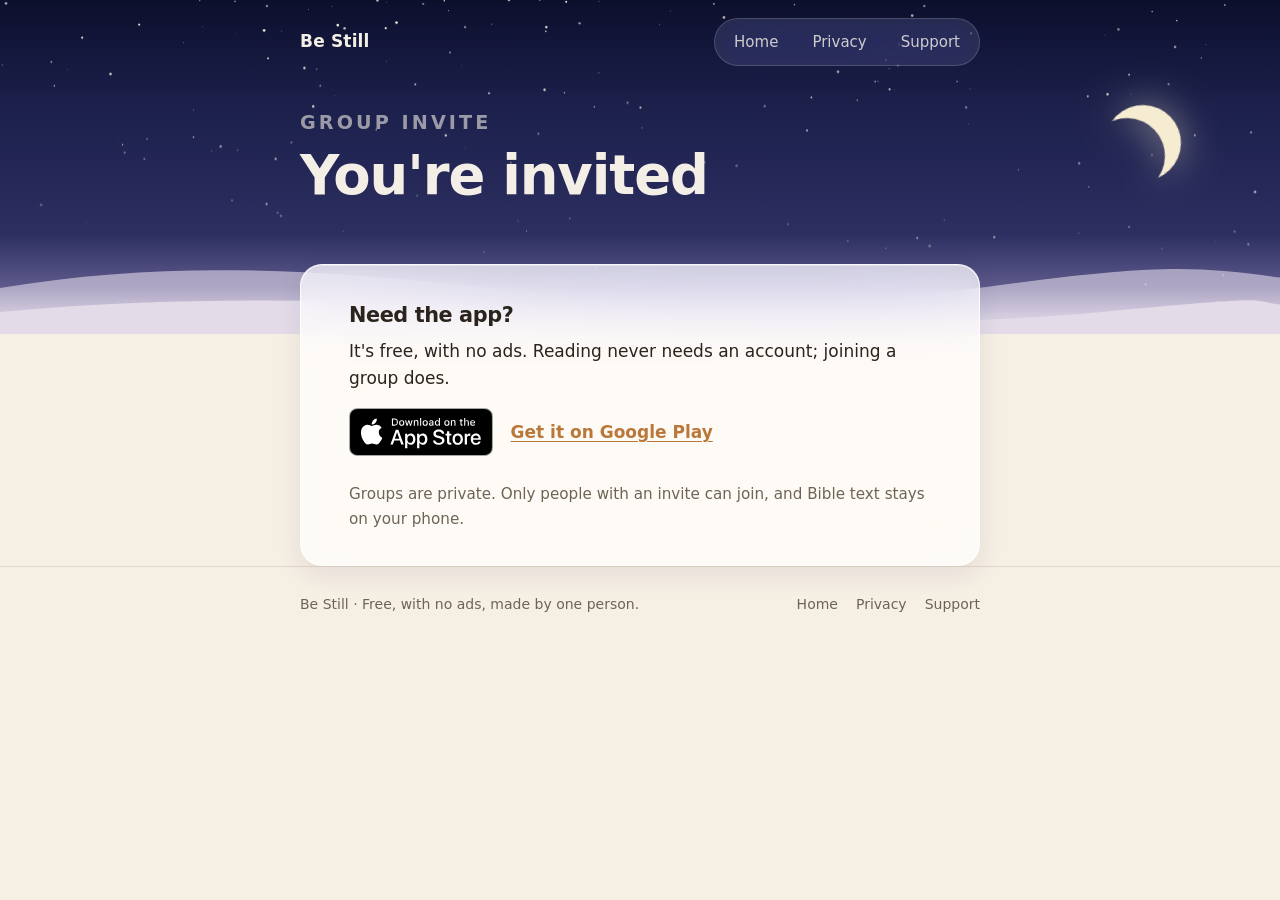
<file: bestill/join/index.html>
<!doctype html>
<html lang="en">
<head>
<meta charset="utf-8">
<meta name="viewport" content="width=device-width, initial-scale=1, viewport-fit=cover">
<title>Join a group · Be Still</title>
<meta name="description" content="You're invited to read the Bible together in Be Still.">
<meta name="robots" content="noindex">
<meta name="referrer" content="no-referrer">
<meta name="theme-color" content="#0c0f26">
<meta name="apple-itunes-app" content="app-id=6834930744">
<meta property="og:title" content="Join my group in Be Still">
<meta property="og:description" content="Read the Bible together: shared notes, highlights and prayer requests, private to your group.">
<meta property="og:image" content="https://thorsondev.github.io/bestill/img/duo-reflection.jpg">
<link rel="icon" href="../img/icon-256.png">
<link rel="apple-touch-icon" href="../img/icon-256.png">
<link rel="stylesheet" href="../../style.css?v=32">
<style>
  .join { margin-top: -70px; position: relative; padding: 34px clamp(22px, 5vw, 48px); display: grid; gap: 26px; }
  .join h2 { font-family: var(--display); font-weight: 700; letter-spacing: -0.02em; font-size: 1.3rem; margin: 0 0 6px; }
  .join p { margin: 0; }
  .open-btn { display: inline-flex; align-items: center; justify-content: center; min-height: 52px; padding: 0 28px; border-radius: 999px;
              font: 600 1.05rem/1 var(--sans); color: #1b1918; background: var(--gold-soft); text-decoration: none;
              box-shadow: 0 8px 24px rgba(185, 119, 58, 0.30); }
  .open-btn:hover { filter: brightness(1.04); }
  .stores { display: flex; flex-wrap: wrap; align-items: center; gap: 14px 18px; }
  .store-badge { display: inline-block; line-height: 0; border-radius: 9px; }
  .store-badge img { display: block; height: 48px; width: auto; }
  .store-badge:focus-visible { outline: 2px solid var(--gold-soft); outline-offset: 3px; }
  .play { font-weight: 600; }
  .code-row { display: flex; flex-wrap: wrap; align-items: center; justify-content: space-between; gap: 14px; padding: 16px 20px; border-radius: 20px;
              background: rgba(185, 119, 58, 0.10); border: 1px solid rgba(185, 119, 58, 0.25); }
  .code { font: 600 1.25rem/1.2 ui-monospace, "SF Mono", Menlo, monospace; letter-spacing: 0.08em; user-select: all; }
  .count { color: rgba(244, 239, 230, 0.78); margin-top: 10px; font-size: 1rem; }
  .fine { color: var(--muted); font-size: 0.95rem; }
  [data-state="bad"] .when-ready, [data-state="expired"] .when-ready, [data-state="ready"] .when-bad,
  [data-state="ready"] .when-expired, [data-state="bad"] .when-expired, [data-state="expired"] .when-bad,
  :not([data-state]) .when-bad, :not([data-state]) .when-expired { display: none; }
</style>
</head>
<body>

<header class="sky">
  <canvas class="stars" aria-hidden="true"></canvas>
  <div class="moon" aria-hidden="true"></div>
  <div class="wrap narrow">
    <div class="topbar">
      <a class="brand" href="../"><span>Be Still</span></a>
      <nav class="nav" aria-label="Be Still">
        <a href="../">Home</a>
        <a href="../privacy.html">Privacy</a>
        <a href="../support.html">Support</a>
      </nav>
    </div>
    <div class="page-hero">
      <p class="eyebrow">Group invite</p>
      <h1 id="title">You're invited</h1>
      <p id="lede" class="when-ready">You're invited to read the Bible together in Be Still.</p>
      <p class="when-bad">This invite link isn't complete. Ask for a new one, or type the code in the app.</p>
      <p class="when-expired">This invite has expired or was turned off. Ask the person who sent it for a new one.</p>
      <p id="count" class="count when-ready" hidden></p>
    </div>
  </div>
  <svg class="dunes" viewBox="0 0 1440 160" preserveAspectRatio="none" aria-hidden="true">
    <path class="far" d="M0 96 C 180 60 340 70 520 92 S 900 128 1100 96 S 1340 66 1440 82 V160 H0 Z"/>
    <path class="near" d="M0 128 C 220 104 420 112 640 126 S 1040 150 1240 128 S 1400 112 1440 118 V160 H0 Z"/>
  </svg>
</header>

<main class="wrap narrow">
  <article class="join glass">
    <section class="when-ready">
      <h2>Have Be Still?</h2>
      <p style="margin-bottom:16px">Open the invite in the app to see the group and join.</p>
      <a id="open" class="open-btn" href="bestill://join">Open in Be Still</a>
    </section>
    <section>
      <h2>Need the app?</h2>
      <p style="margin-bottom:16px">It's free, with no ads. Reading never needs an account; joining a group does.</p>
      <div class="stores">
        <a class="store-badge" href="https://apps.apple.com/app/be-still-bible-devotional/id6834930744"><img src="../img/app-store-badge.svg" alt="Download on the App Store" width="144" height="48"></a>
        <a class="play" href="https://play.google.com/store/apps/details?id=com.thorsondev.bestill">Get it on Google Play</a>
      </div>
    </section>
    <section class="when-ready">
      <h2>Then enter this code</h2>
      <p style="margin-bottom:14px">In the app, open Groups, tap Join, and type:</p>
      <div class="code-row"><span class="code" id="code" aria-label="Invite code"></span><button class="copy" type="button" id="copy-code" data-copy="" data-select="#code">Copy</button></div>
    </section>
    <p class="fine">Groups are private. Only people with an invite can join, and Bible text stays on your phone.</p>
  </article>
</main>

<footer class="site">
  <div class="wrap narrow">
    <span>Be Still · Free, with no ads, made by one person.</span>
    <span><a href="../">Home</a><a href="../privacy.html">Privacy</a><a href="../support.html">Support</a></span>
  </div>
</footer>
<script src="config.js"></script>
<script src="join.js"></script>
<script src="../../site.js?v=29"></script>
</body>
</html>
</file>
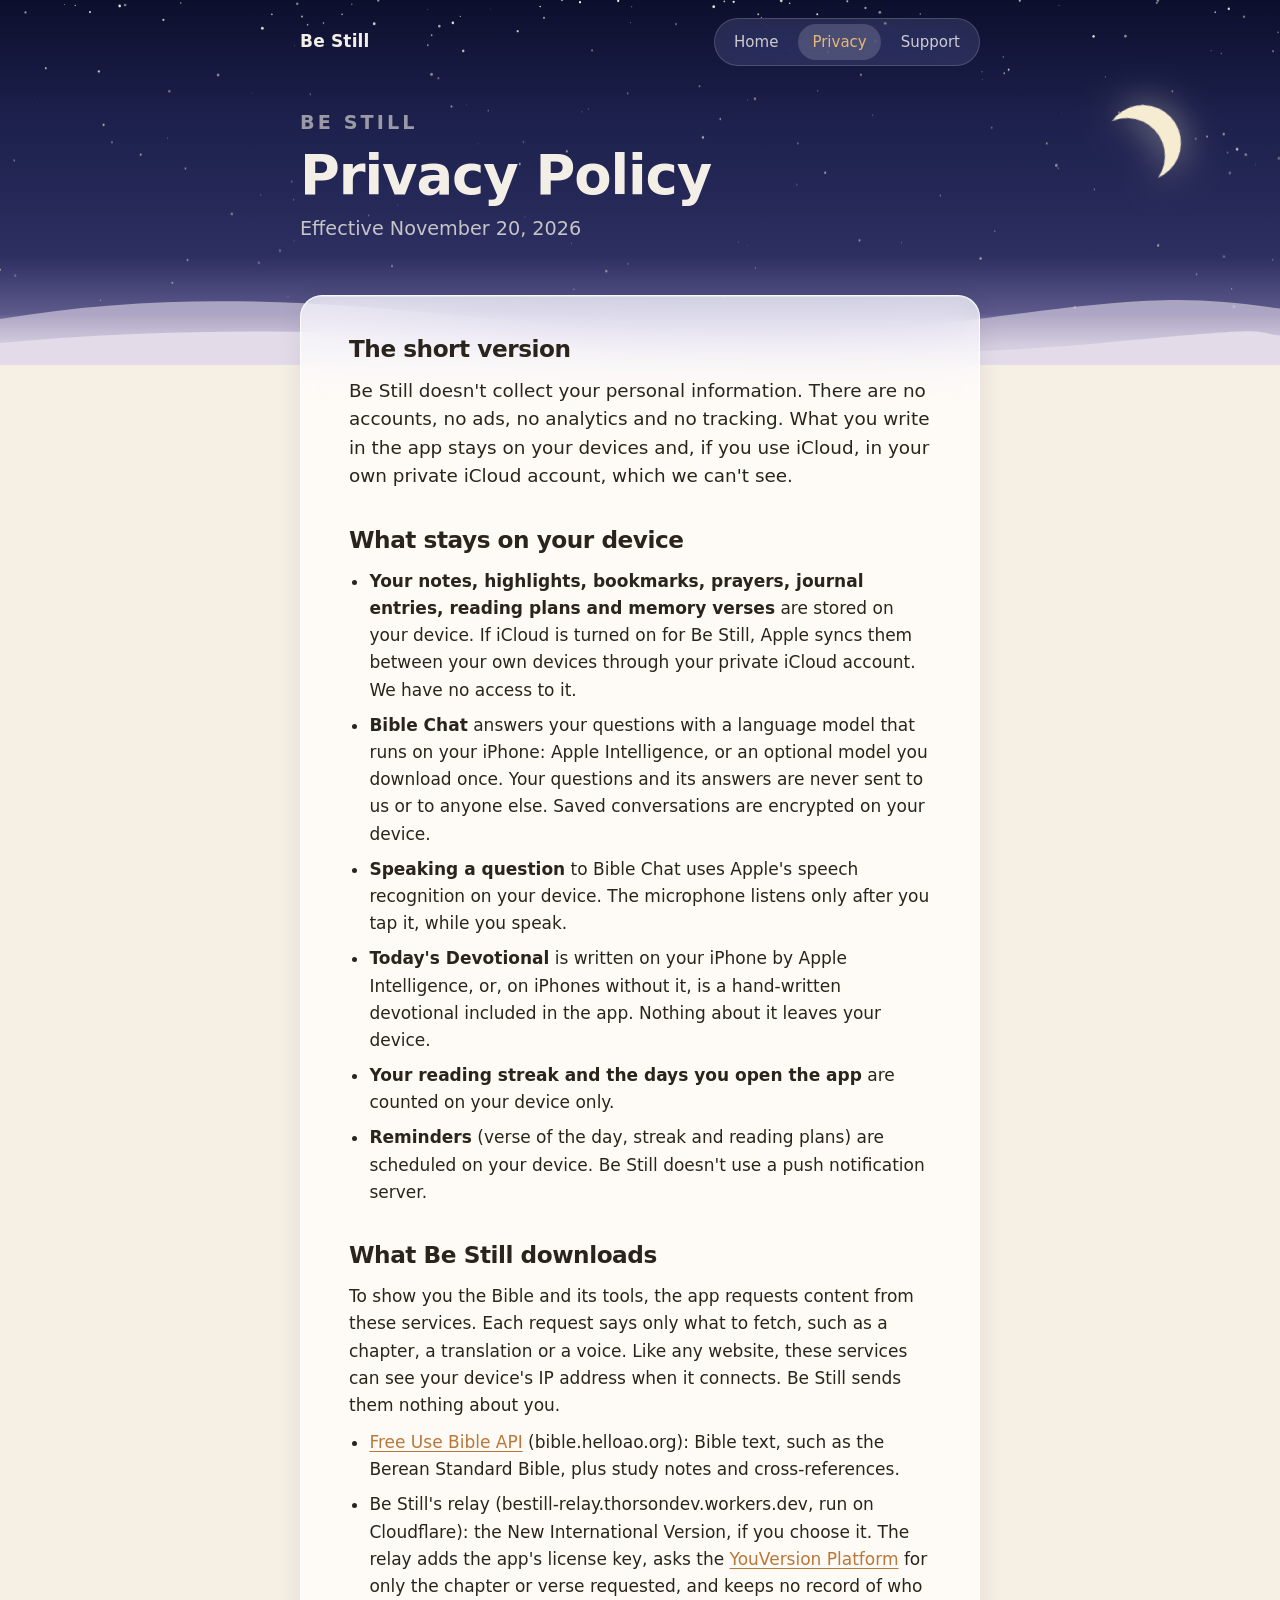
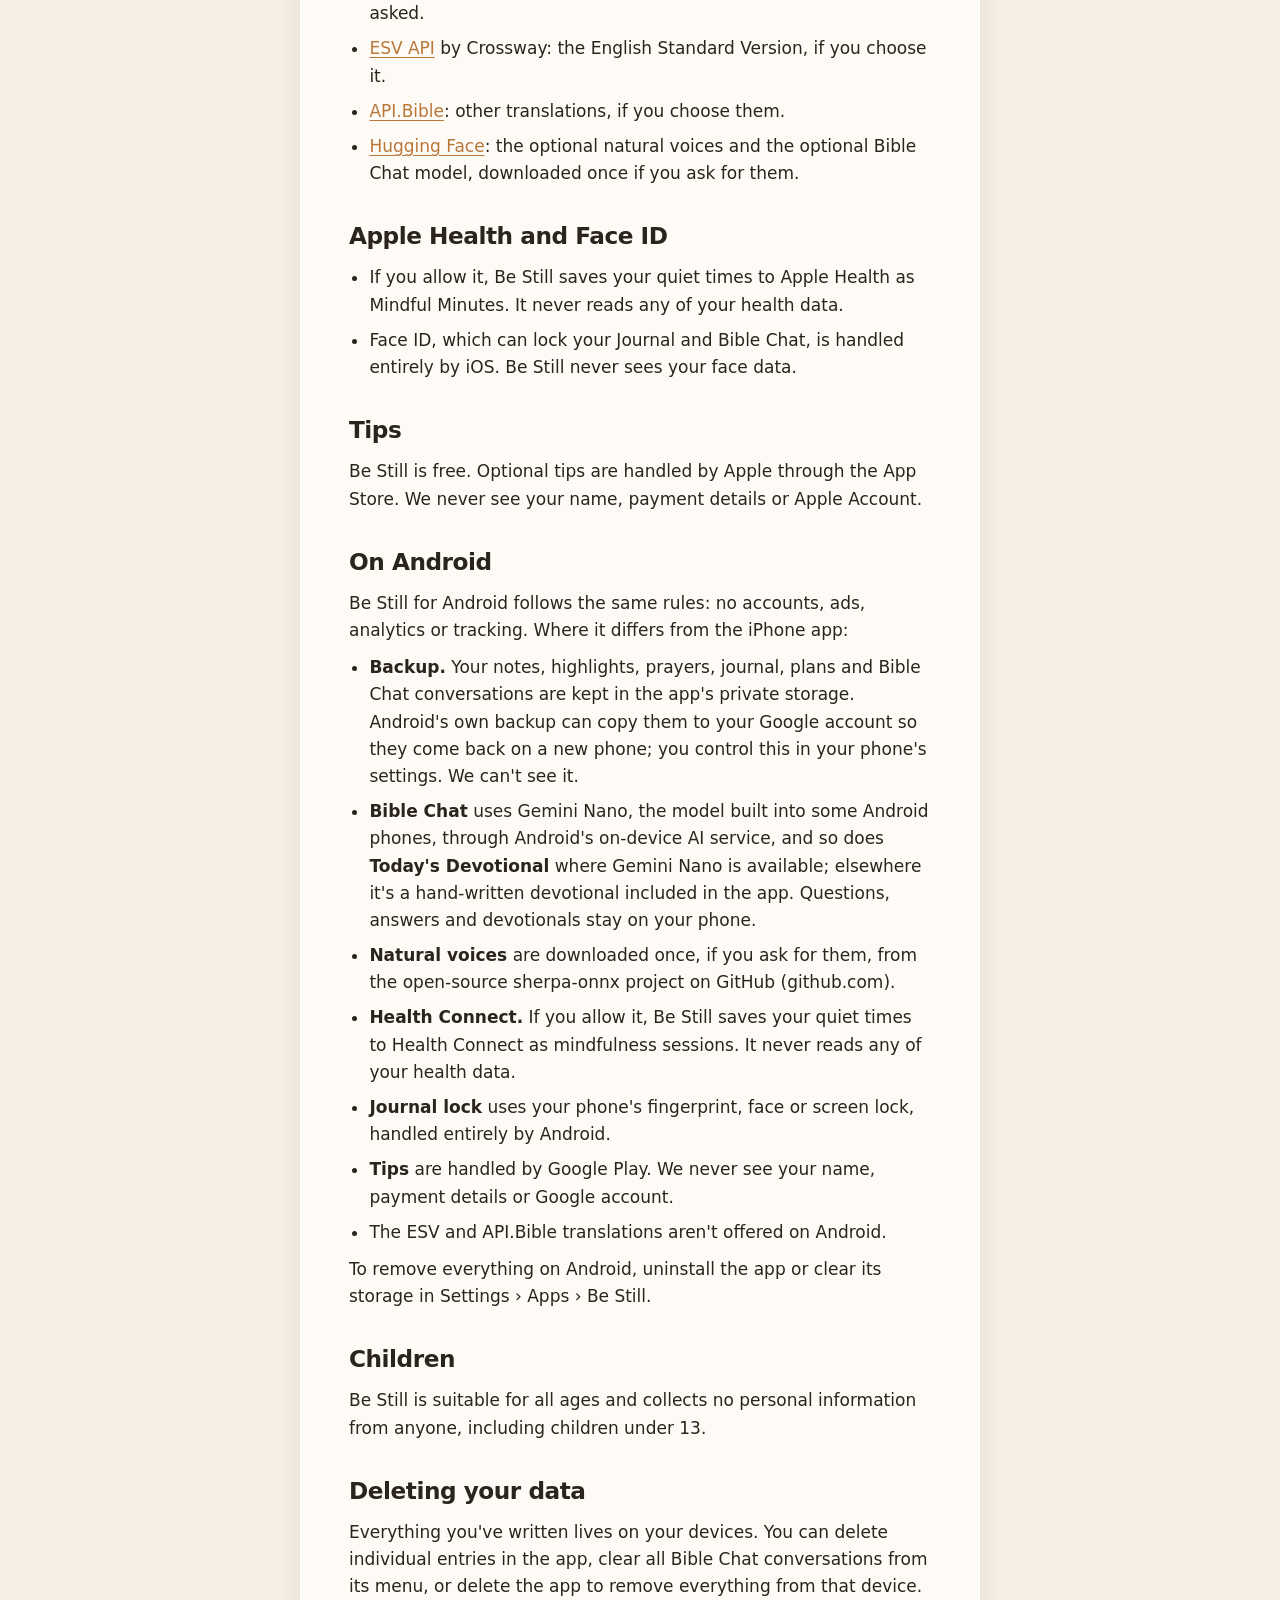
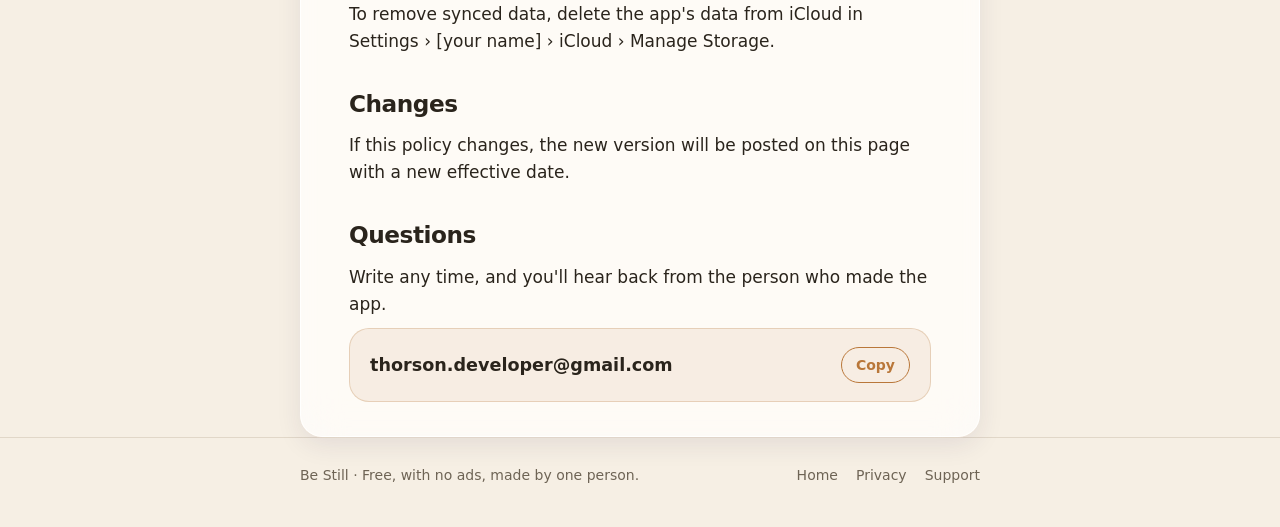
<file: bestill/privacy.html>
<!doctype html>
<html lang="en">
<head>
<meta charset="utf-8">
<meta name="viewport" content="width=device-width, initial-scale=1, viewport-fit=cover">
<meta name="claude:viewport-fit-sides" content="cover">
<title>Privacy Policy · Be Still</title>
<meta name="description" content="How Be Still handles your information: no accounts, no ads, no tracking. Your notes and conversations stay on your devices.">
<meta name="theme-color" content="#0c0f26">
<link rel="icon" href="img/icon-256.png">
<link rel="apple-touch-icon" href="img/icon-256.png">
<link rel="stylesheet" href="../style.css?v=32">
</head>
<body>

<header class="sky">
  <canvas class="stars" aria-hidden="true"></canvas>
  <div class="moon" aria-hidden="true"></div>
  <div class="wrap narrow">
    <div class="topbar">
      <a class="brand" href="./"><span>Be Still</span></a>
      <nav class="nav" aria-label="Be Still">
        <a href="./">Home</a>
        <a href="privacy.html" aria-current="page">Privacy</a>
        <a href="support.html">Support</a>
      </nav>
    </div>
    <div class="page-hero">
      <p class="eyebrow">Be Still</p>
      <h1>Privacy Policy</h1>
      <p>Effective November 20, 2026</p>
    </div>
  </div>
  <svg class="dunes" viewBox="0 0 1440 160" preserveAspectRatio="none" aria-hidden="true">
    <path class="far" d="M0 96 C 180 60 340 70 520 92 S 900 128 1100 96 S 1340 66 1440 82 V160 H0 Z"/>
    <path class="near" d="M0 128 C 220 104 420 112 640 126 S 1040 150 1240 128 S 1400 112 1440 118 V160 H0 Z"/>
  </svg>
</header>

<main class="wrap narrow">
  <article class="doc glass">
    <section>
      <h2>The short version</h2>
    <p class="summary">Be Still doesn't collect your personal information. There are no accounts, no ads, no analytics and no tracking. What you write in the app stays on your devices and, if you use iCloud, in your own private iCloud account, which we can't see.</p>
    </section>
    <section>
      <h2>What stays on your device</h2>
    <ul>
      <li><strong>Your notes, highlights, bookmarks, prayers, journal entries, reading plans and memory verses</strong> are stored on your device. If iCloud is turned on for Be Still, Apple syncs them between your own devices through your private iCloud account. We have no access to it.</li>
      <li><strong>Bible Chat</strong> answers your questions with a language model that runs on your iPhone: Apple Intelligence, or an optional model you download once. Your questions and its answers are never sent to us or to anyone else. Saved conversations are encrypted on your device.</li>
      <li><strong>Speaking a question</strong> to Bible Chat uses Apple's speech recognition on your device. The microphone listens only after you tap it, while you speak.</li>
      <li><strong>Today's Devotional</strong> is written on your iPhone by Apple Intelligence, or, on iPhones without it, is a hand-written devotional included in the app. Nothing about it leaves your device.</li>
      <li><strong>Your reading streak and the days you open the app</strong> are counted on your device only.</li>
      <li><strong>Reminders</strong> (verse of the day, streak and reading plans) are scheduled on your device. Be Still doesn't use a push notification server.</li>
    </ul>
    </section>
    <section>
      <h2>What Be Still downloads</h2>
    <p>To show you the Bible and its tools, the app requests content from these services. Each request says only what to fetch, such as a chapter, a translation or a voice. Like any website, these services can see your device's IP address when it connects. Be Still sends them nothing about you.</p>
    <ul>
      <li><a href="https://bible.helloao.org">Free Use Bible API</a> (bible.helloao.org): Bible text, such as the Berean Standard Bible, plus study notes and cross-references.</li>
      <li>Be Still's relay (bestill-relay.thorsondev.workers.dev, run on Cloudflare): the New International Version, if you choose it. The relay adds the app's license key, asks the <a href="https://developers.youversion.com">YouVersion Platform</a> for only the chapter or verse requested, and keeps no record of who asked.</li>
      <li><a href="https://api.esv.org">ESV API</a> by Crossway: the English Standard Version, if you choose it.</li>
      <li><a href="https://api.bible">API.Bible</a>: other translations, if you choose them.</li>
      <li><a href="https://huggingface.co">Hugging Face</a>: the optional natural voices and the optional Bible Chat model, downloaded once if you ask for them.</li>
    </ul>
    </section>
    <section>
      <h2>Apple Health and Face ID</h2>
    <ul>
      <li>If you allow it, Be Still saves your quiet times to Apple Health as Mindful Minutes. It never reads any of your health data.</li>
      <li>Face ID, which can lock your Journal and Bible Chat, is handled entirely by iOS. Be Still never sees your face data.</li>
    </ul>
    </section>
    <section>
      <h2>Tips</h2>
    <p>Be Still is free. Optional tips are handled by Apple through the App Store. We never see your name, payment details or Apple Account.</p>
    </section>
    <section>
      <h2>On Android</h2>
    <p>Be Still for Android follows the same rules: no accounts, ads, analytics or tracking. Where it differs from the iPhone app:</p>
    <ul>
      <li><strong>Backup.</strong> Your notes, highlights, prayers, journal, plans and Bible Chat conversations are kept in the app's private storage. Android's own backup can copy them to your Google account so they come back on a new phone; you control this in your phone's settings. We can't see it.</li>
      <li><strong>Bible Chat</strong> uses Gemini Nano, the model built into some Android phones, through Android's on-device AI service, and so does <strong>Today's Devotional</strong> where Gemini Nano is available; elsewhere it's a hand-written devotional included in the app. Questions, answers and devotionals stay on your phone.</li>
      <li><strong>Natural voices</strong> are downloaded once, if you ask for them, from the open-source sherpa-onnx project on GitHub (github.com).</li>
      <li><strong>Health Connect.</strong> If you allow it, Be Still saves your quiet times to Health Connect as mindfulness sessions. It never reads any of your health data.</li>
      <li><strong>Journal lock</strong> uses your phone's fingerprint, face or screen lock, handled entirely by Android.</li>
      <li><strong>Tips</strong> are handled by Google Play. We never see your name, payment details or Google account.</li>
      <li>The ESV and API.Bible translations aren't offered on Android.</li>
    </ul>
    <p>To remove everything on Android, uninstall the app or clear its storage in Settings › Apps › Be Still.</p>
    </section>
    <section>
      <h2>Children</h2>
    <p>Be Still is suitable for all ages and collects no personal information from anyone, including children under 13.</p>
    </section>
    <section>
      <h2>Deleting your data</h2>
    <p>Everything you've written lives on your devices. You can delete individual entries in the app, clear all Bible Chat conversations from its menu, or delete the app to remove everything from that device. To remove synced data, delete the app's data from iCloud in Settings › [your name] › iCloud › Manage Storage.</p>
    </section>
    <section>
      <h2>Changes</h2>
    <p>If this policy changes, the new version will be posted on this page with a new effective date.</p>
    </section>
    <section>
      <h2>Questions</h2>
      <p>Write any time, and you'll hear back from the person who made the app.</p>
      <div class="email-card"><span class="email" id="email">thorson.developer@gmail.com</span><button class="copy" type="button" data-copy="thorson.developer@gmail.com" data-select="#email">Copy</button></div>
    </section>
  </article>
</main>

<footer class="site">
  <div class="wrap narrow">
    <span>Be Still · Free, with no ads, made by one person.</span>
    <span><a href="./">Home</a><a href="privacy.html">Privacy</a><a href="support.html">Support</a></span>
  </div>
</footer>
<script src="../site.js?v=29"></script>
</body>
</html>
</file>
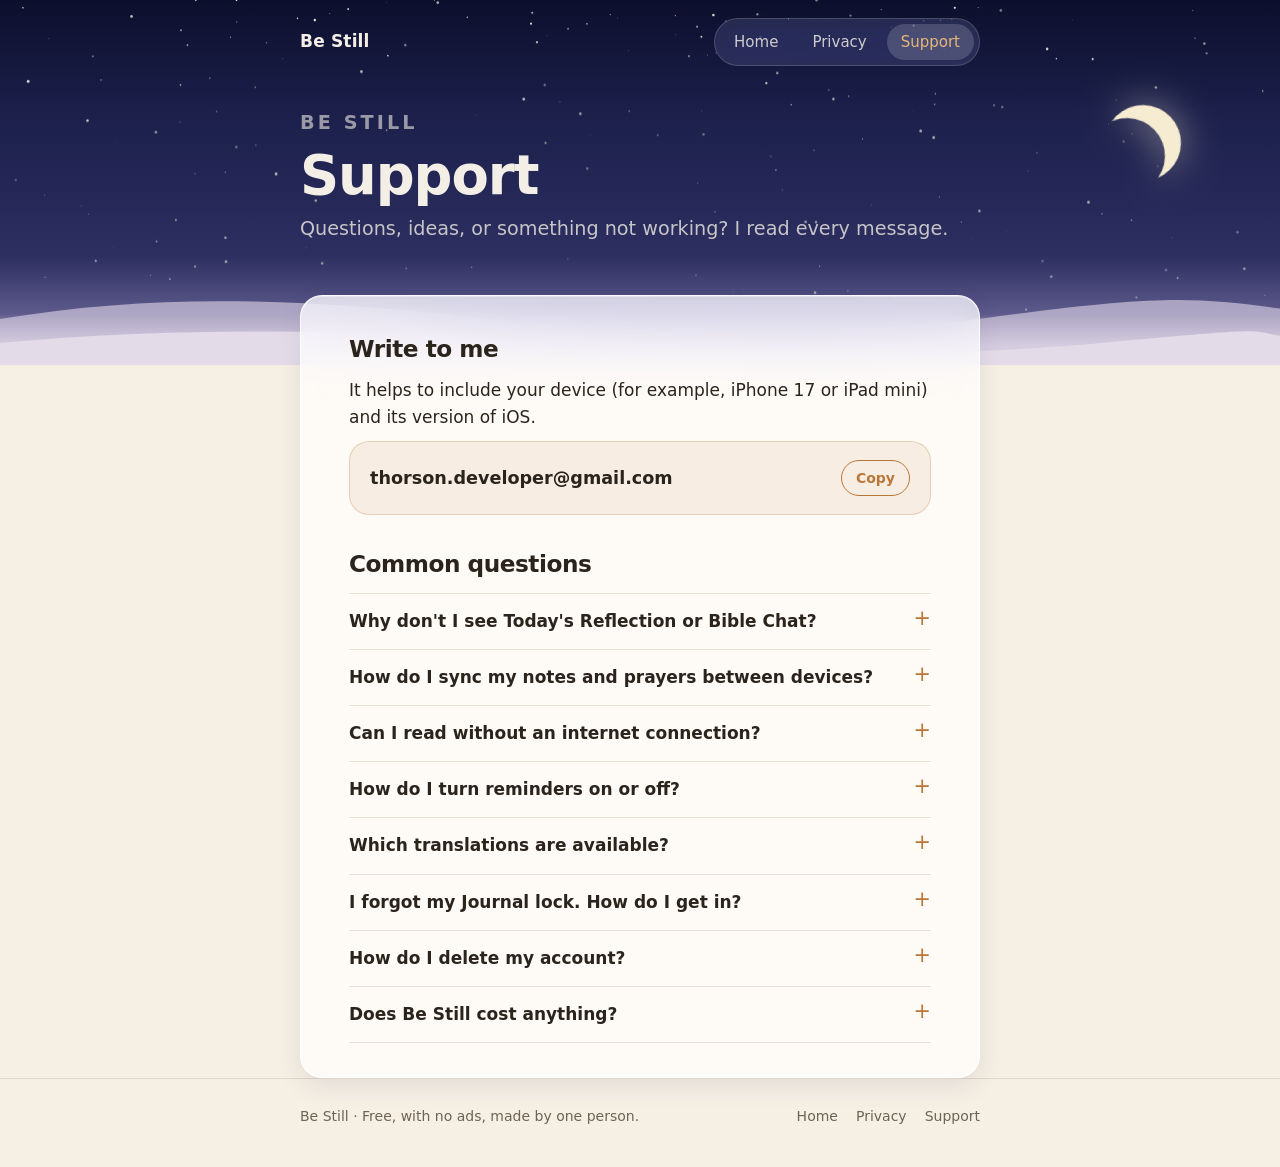
<file: bestill/support.html>
<!doctype html>
<html lang="en">
<head>
<meta charset="utf-8">
<meta name="viewport" content="width=device-width, initial-scale=1, viewport-fit=cover">
<meta name="claude:viewport-fit-sides" content="cover">
<title>Support · Be Still</title>
<meta name="description" content="Help with Be Still: write to the developer, and answers to common questions.">
<meta name="theme-color" content="#0c0f26">
<link rel="icon" href="img/icon-256.png">
<link rel="apple-touch-icon" href="img/icon-256.png">
<link rel="stylesheet" href="../style.css?v=32">
</head>
<body>

<header class="sky">
  <canvas class="stars" aria-hidden="true"></canvas>
  <div class="moon" aria-hidden="true"></div>
  <div class="wrap narrow">
    <div class="topbar">
      <a class="brand" href="./"><span>Be Still</span></a>
      <nav class="nav" aria-label="Be Still">
        <a href="./">Home</a>
        <a href="privacy.html">Privacy</a>
        <a href="support.html" aria-current="page">Support</a>
      </nav>
    </div>
    <div class="page-hero">
      <p class="eyebrow">Be Still</p>
      <h1>Support</h1>
      <p>Questions, ideas, or something not working? I read every message.</p>
    </div>
  </div>
  <svg class="dunes" viewBox="0 0 1440 160" preserveAspectRatio="none" aria-hidden="true">
    <path class="far" d="M0 96 C 180 60 340 70 520 92 S 900 128 1100 96 S 1340 66 1440 82 V160 H0 Z"/>
    <path class="near" d="M0 128 C 220 104 420 112 640 126 S 1040 150 1240 128 S 1400 112 1440 118 V160 H0 Z"/>
  </svg>
</header>

<main class="wrap narrow">
  <article class="doc glass">
    <section>
      <h2>Write to me</h2>
      <p>It helps to include your device (for example, iPhone 17 or iPad mini) and its version of iOS.</p>
      <div class="email-card"><span class="email" id="email">thorson.developer@gmail.com</span><button class="copy" type="button" data-copy="thorson.developer@gmail.com" data-select="#email">Copy</button></div>
    </section>
    <section>
      <h2>Common questions</h2>
      <div>
        <details>
        <summary>Why don't I see Today's Reflection or Bible Chat?</summary>
        <p>Today's Reflection is written by Apple Intelligence, so it needs an iPhone or iPad that supports it, with Apple Intelligence turned on in Settings › Apple Intelligence &amp; Siri. Bible Chat can also use its own model, downloaded once, on devices without Apple Intelligence.</p>
      </details>
        <details>
        <summary>How do I sync my notes and prayers between devices?</summary>
        <p>Sign in to iCloud on each device and make sure iCloud is allowed for Be Still in Settings. Your notes, highlights, prayers and plans sync through your own private iCloud account.</p>
      </details>
        <details>
        <summary>Can I read without an internet connection?</summary>
        <p>Yes. Download a translation in Settings › Offline Library, and it's there whenever you need it, along with full-text search.</p>
      </details>
        <details>
        <summary>How do I turn reminders on or off?</summary>
        <p>Go to Settings › Reminders in the app. You can choose a time for the verse of the day, an evening streak reminder and a morning reading plan reminder, each on its own. You can also tap the bell on the streak card or on a reading plan.</p>
      </details>
        <details>
        <summary>Which translations are available?</summary>
        <p>The Berean Standard Bible and other free translations are always available, and the ESV can be chosen in Settings. The NIV is coming soon.</p>
      </details>
        <details>
        <summary>I forgot my Journal lock. How do I get in?</summary>
        <p>The lock uses Face ID or your device passcode, so anyone who can unlock your iPhone can unlock the Journal. Nothing is stored with Be Still that could be reset.</p>
      </details>
        <details id="delete-account">
        <summary>How do I delete my account?</summary>
        <p>You only have an account if you joined or made a group. To delete it, open Be Still and go to Settings › Account › Delete account. Your profile, photo, backup, and everything you shared in groups (notes, highlights, replies, reactions, prayer requests and answers) are removed from the server within seconds, and you leave every group. What's on your own phone stays unless you remove the app. If you can't open the app, write to the address above from the email you signed in with, and the account will be deleted for you.</p>
      </details>
        <details>
        <summary>Does Be Still cost anything?</summary>
        <p>No. Everything is free, with no ads and nothing locked. Tips are optional and unlock nothing.</p>
      </details>
      </div>
    </section>
  </article>
</main>

<footer class="site">
  <div class="wrap narrow">
    <span>Be Still · Free, with no ads, made by one person.</span>
    <span><a href="./">Home</a><a href="privacy.html">Privacy</a><a href="support.html">Support</a></span>
  </div>
</footer>
<script src="../site.js?v=29"></script>
<script>
  // A link to one answer (support.html#delete-account) opens it.
  (() => { const d = location.hash && document.getElementById(location.hash.slice(1)); if (d && d.tagName === "DETAILS") d.open = true; })();
</script>
</body>
</html>
</file>
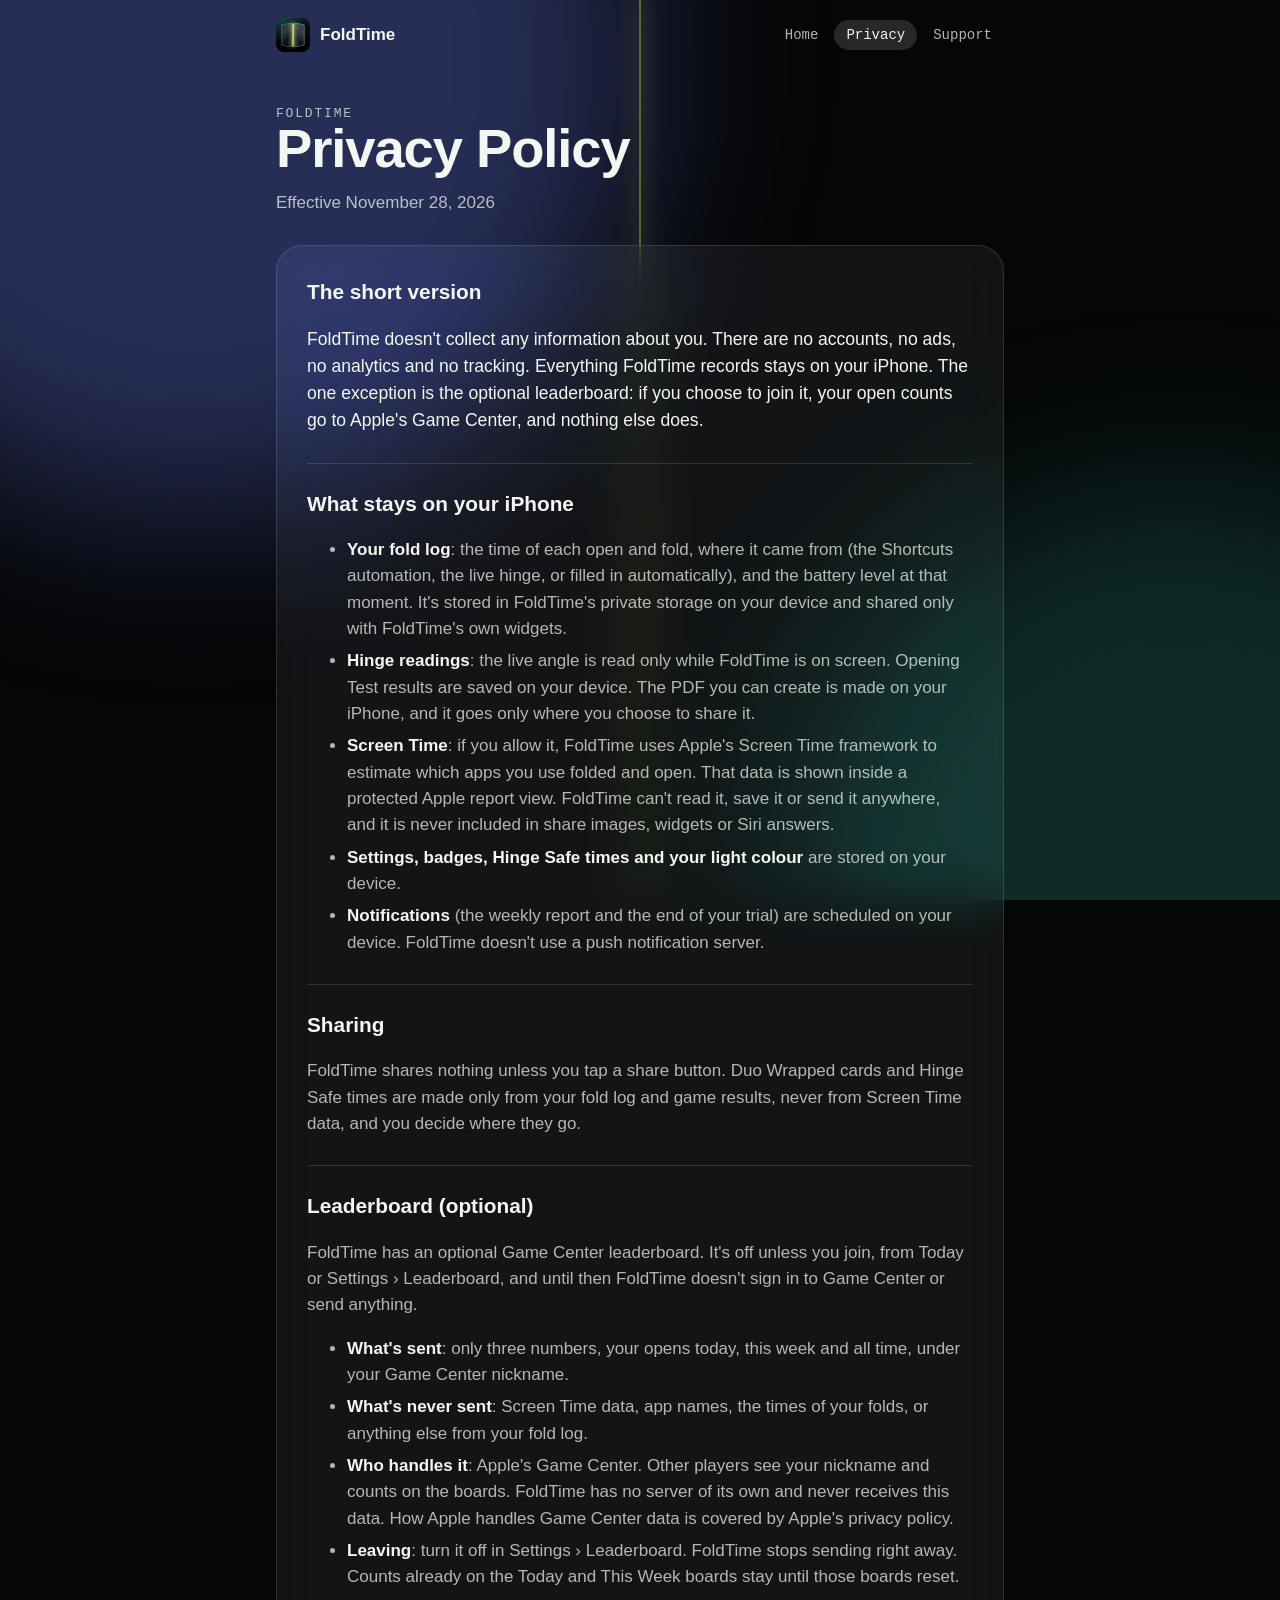
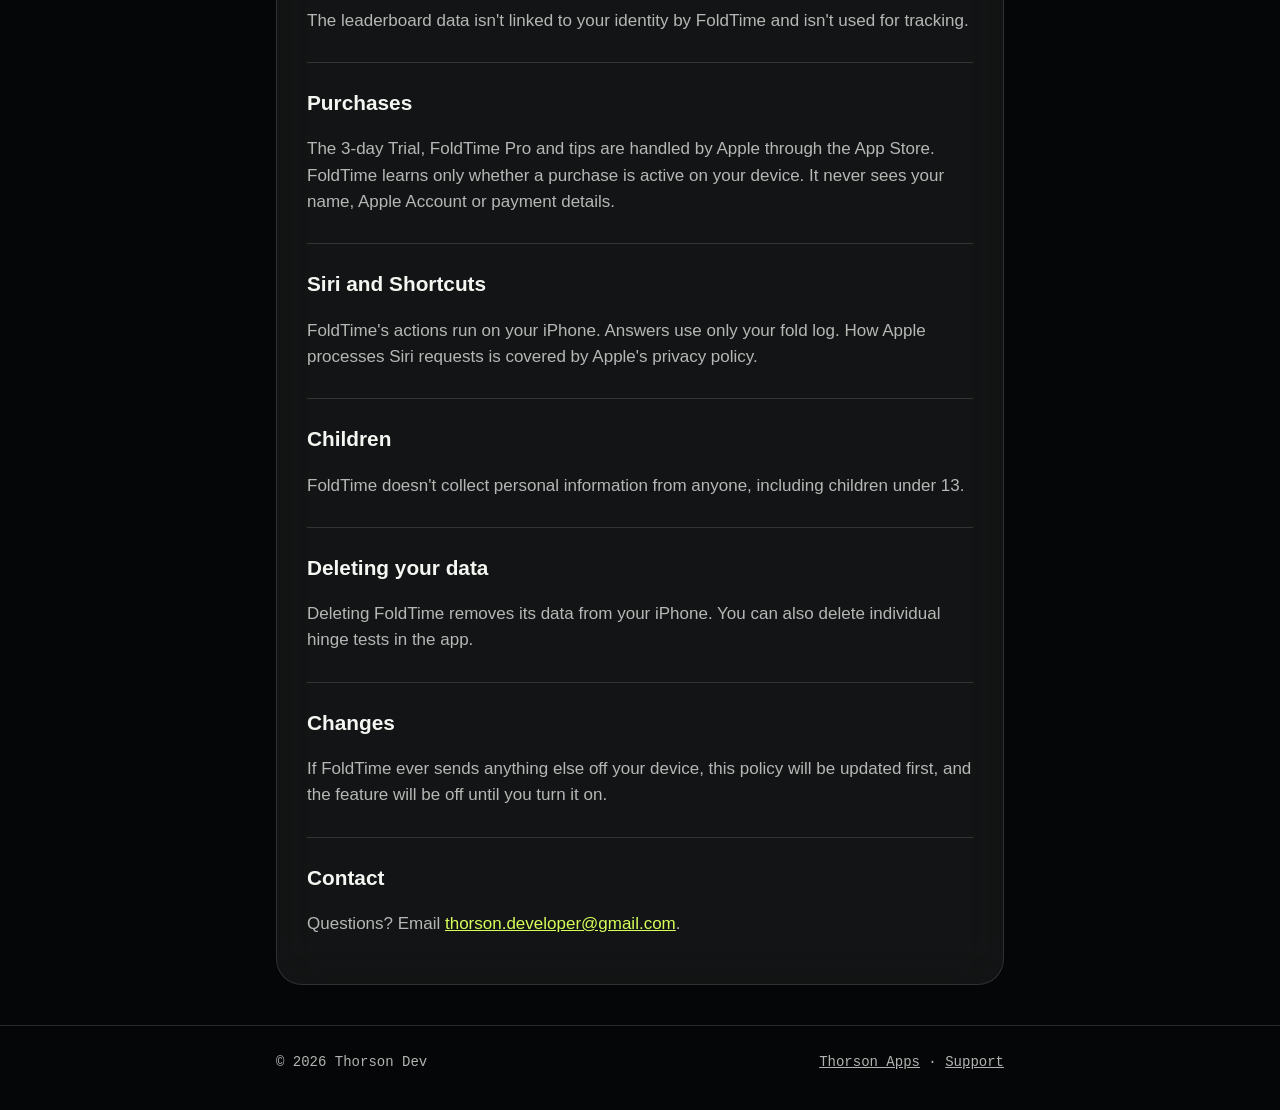
<file: foldtime/privacy.html>
<!doctype html>
<html lang="en">
<head>
<meta charset="utf-8">
<meta name="viewport" content="width=device-width, initial-scale=1, viewport-fit=cover">
<title>Privacy Policy · FoldTime</title>
<meta name="description" content="How FoldTime handles your information: no accounts, no ads, no tracking. Your fold log and Screen Time data stay on your iPhone. The optional leaderboard sends only open counts to Game Center.">
<meta name="theme-color" content="#050607">
<link rel="icon" href="img/icon-256.png">
<link rel="apple-touch-icon" href="img/icon-256.png">
<link rel="stylesheet" href="ft.css?v=4">
</head>
<body>
<div class="ambient" aria-hidden="true"><div class="hinge"></div></div>
<header class="wrap narrow">
  <div class="topbar">
    <a class="brand" href="./"><img src="img/icon-256.png" alt=""><span>FoldTime</span></a>
    <nav class="nav" aria-label="FoldTime">
      <a href="./">Home</a>
      <a href="privacy.html" aria-current="page">Privacy</a>
      <a href="support.html">Support</a>
    </nav>
  </div>
  <div class="page-hero">
    <p class="eyebrow">FoldTime</p>
    <h1>Privacy Policy</h1>
    <p>Effective November 28, 2026</p>
  </div>
</header>

<main class="wrap narrow">
  <article class="doc glass">
    <section>
      <h2>The short version</h2>
      <p class="summary">FoldTime doesn't collect any information about you. There are no accounts, no ads, no analytics and no tracking. Everything FoldTime records stays on your iPhone. The one exception is the optional leaderboard: if you choose to join it, your open counts go to Apple's Game Center, and nothing else does.</p>
    </section>
    <section>
      <h2>What stays on your iPhone</h2>
      <ul>
        <li><strong>Your fold log</strong>: the time of each open and fold, where it came from (the Shortcuts automation, the live hinge, or filled in automatically), and the battery level at that moment. It's stored in FoldTime's private storage on your device and shared only with FoldTime's own widgets.</li>
        <li><strong>Hinge readings</strong>: the live angle is read only while FoldTime is on screen. Opening Test results are saved on your device. The PDF you can create is made on your iPhone, and it goes only where you choose to share it.</li>
        <li><strong>Screen Time</strong>: if you allow it, FoldTime uses Apple's Screen Time framework to estimate which apps you use folded and open. That data is shown inside a protected Apple report view. FoldTime can't read it, save it or send it anywhere, and it is never included in share images, widgets or Siri answers.</li>
        <li><strong>Settings, badges, Hinge Safe times and your light colour</strong> are stored on your device.</li>
        <li><strong>Notifications</strong> (the weekly report and the end of your trial) are scheduled on your device. FoldTime doesn't use a push notification server.</li>
      </ul>
    </section>
    <section>
      <h2>Sharing</h2>
      <p>FoldTime shares nothing unless you tap a share button. Duo Wrapped cards and Hinge Safe times are made only from your fold log and game results, never from Screen Time data, and you decide where they go.</p>
    </section>
    <section>
      <h2>Leaderboard (optional)</h2>
      <p>FoldTime has an optional Game Center leaderboard. It's off unless you join, from Today or Settings › Leaderboard, and until then FoldTime doesn't sign in to Game Center or send anything.</p>
      <ul>
        <li><strong>What's sent</strong>: only three numbers, your opens today, this week and all time, under your Game Center nickname.</li>
        <li><strong>What's never sent</strong>: Screen Time data, app names, the times of your folds, or anything else from your fold log.</li>
        <li><strong>Who handles it</strong>: Apple's Game Center. Other players see your nickname and counts on the boards. FoldTime has no server of its own and never receives this data. How Apple handles Game Center data is covered by Apple's privacy policy.</li>
        <li><strong>Leaving</strong>: turn it off in Settings › Leaderboard. FoldTime stops sending right away. Counts already on the Today and This Week boards stay until those boards reset.</li>
      </ul>
      <p>The leaderboard data isn't linked to your identity by FoldTime and isn't used for tracking.</p>
    </section>
    <section>
      <h2>Purchases</h2>
      <p>The 3-day Trial, FoldTime Pro and tips are handled by Apple through the App Store. FoldTime learns only whether a purchase is active on your device. It never sees your name, Apple Account or payment details.</p>
    </section>
    <section>
      <h2>Siri and Shortcuts</h2>
      <p>FoldTime's actions run on your iPhone. Answers use only your fold log. How Apple processes Siri requests is covered by Apple's privacy policy.</p>
    </section>
    <section>
      <h2>Children</h2>
      <p>FoldTime doesn't collect personal information from anyone, including children under 13.</p>
    </section>
    <section>
      <h2>Deleting your data</h2>
      <p>Deleting FoldTime removes its data from your iPhone. You can also delete individual hinge tests in the app.</p>
    </section>
    <section>
      <h2>Changes</h2>
      <p>If FoldTime ever sends anything else off your device, this policy will be updated first, and the feature will be off until you turn it on.</p>
    </section>
    <section>
      <h2>Contact</h2>
      <p>Questions? Email <a href="mailto:thorson.developer@gmail.com">thorson.developer@gmail.com</a>.</p>
    </section>
  </article>
</main>

<footer class="site">
  <div class="wrap narrow">
    <span>© 2026 Thorson Dev</span>
    <span><a href="../">Thorson Apps</a> · <a href="support.html">Support</a></span>
  </div>
</footer>
<script src="ft.js?v=2"></script>
</body>
</html>
</file>
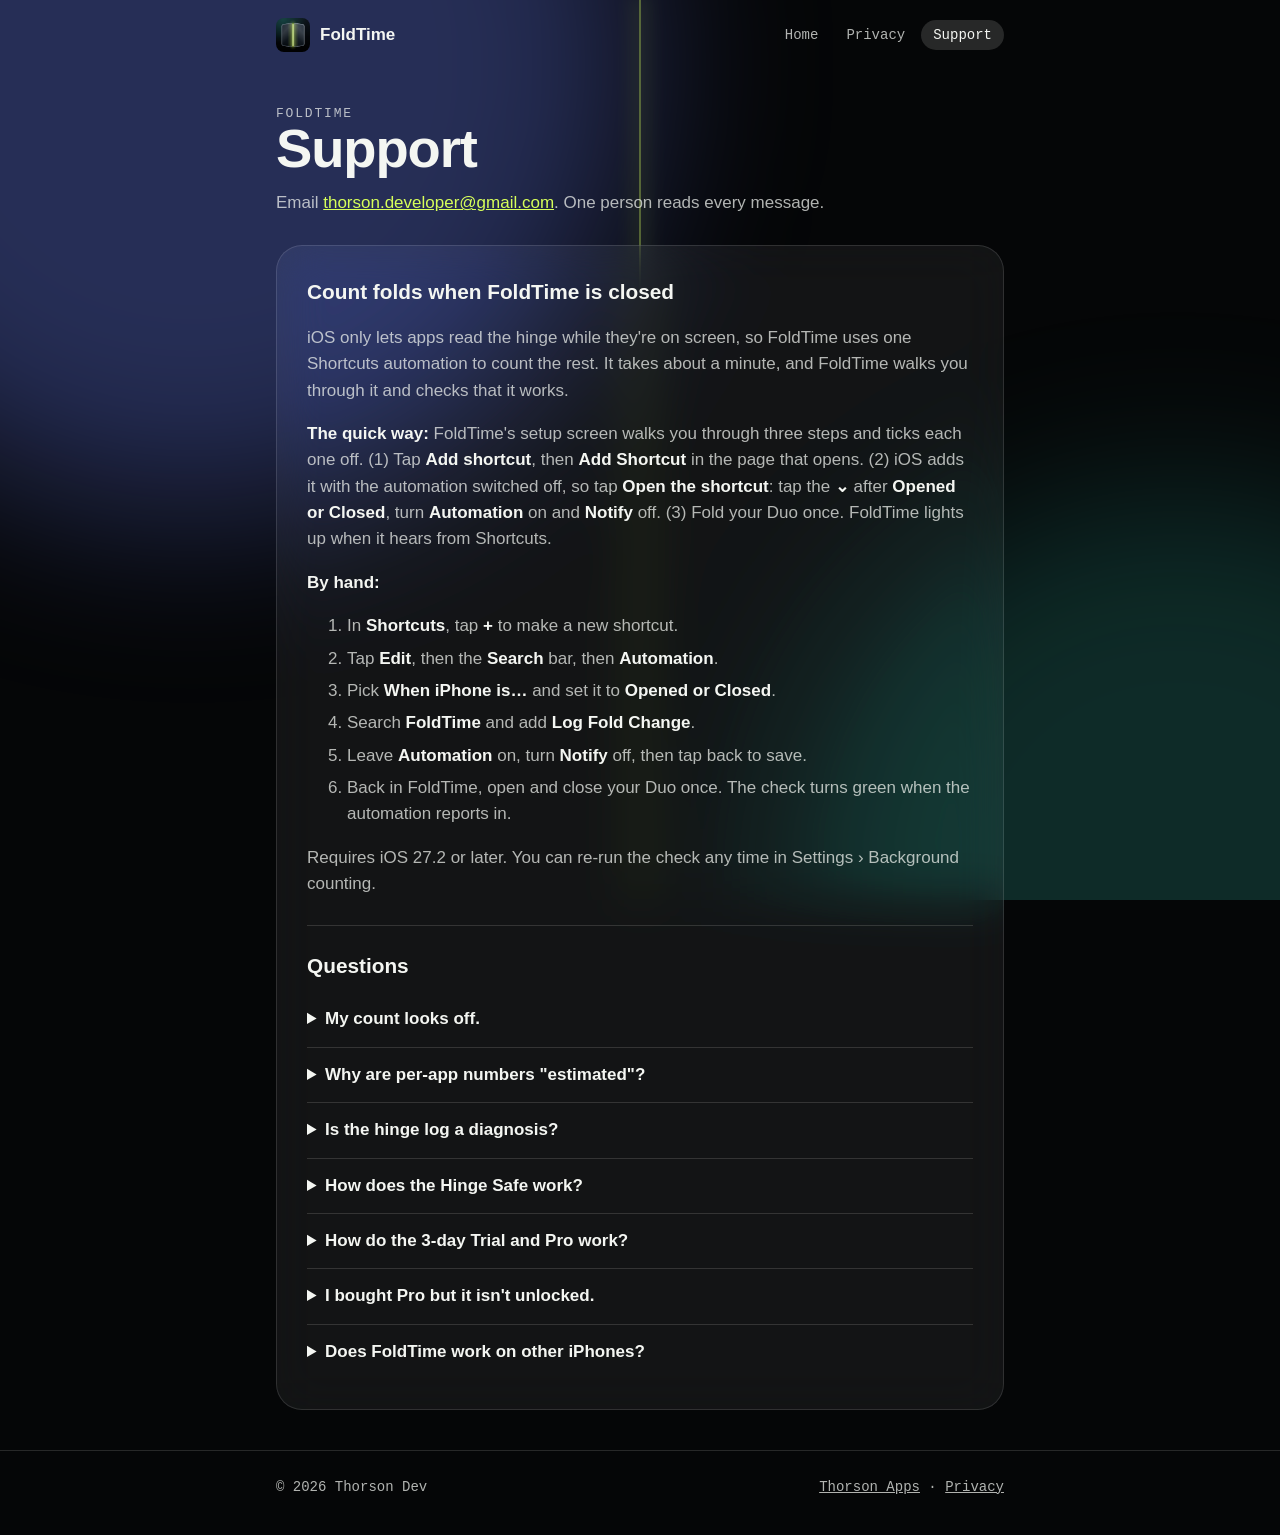
<file: foldtime/support.html>
<!doctype html>
<html lang="en">
<head>
<meta charset="utf-8">
<meta name="viewport" content="width=device-width, initial-scale=1, viewport-fit=cover">
<title>Support · FoldTime</title>
<meta name="description" content="Help with FoldTime: setting up background counting, Screen Time, purchases and the Hinge Safe.">
<meta name="theme-color" content="#050607">
<link rel="icon" href="img/icon-256.png">
<link rel="apple-touch-icon" href="img/icon-256.png">
<link rel="stylesheet" href="ft.css?v=4">
</head>
<body>
<div class="ambient" aria-hidden="true"><div class="hinge"></div></div>
<header class="wrap narrow">
  <div class="topbar">
    <a class="brand" href="./"><img src="img/icon-256.png" alt=""><span>FoldTime</span></a>
    <nav class="nav" aria-label="FoldTime">
      <a href="./">Home</a>
      <a href="privacy.html">Privacy</a>
      <a href="support.html" aria-current="page">Support</a>
    </nav>
  </div>
  <div class="page-hero">
    <p class="eyebrow">FoldTime</p>
    <h1>Support</h1>
    <p>Email <a href="mailto:thorson.developer@gmail.com">thorson.developer@gmail.com</a>. One person reads every message.</p>
  </div>
</header>

<main class="wrap narrow">
  <article class="doc glass">
    <section id="setup">
      <h2>Count folds when FoldTime is closed</h2>
      <p>iOS only lets apps read the hinge while they're on screen, so FoldTime uses one Shortcuts automation to count the rest. It takes about a minute, and FoldTime walks you through it and checks that it works.</p>
      <p><strong>The quick way:</strong> FoldTime's setup screen walks you through three steps and ticks each one off. (1) Tap <strong>Add shortcut</strong>, then <strong>Add Shortcut</strong> in the page that opens. (2) iOS adds it with the automation switched off, so tap <strong>Open the shortcut</strong>: tap the <strong>⌄</strong> after <strong>Opened or Closed</strong>, turn <strong>Automation</strong> on and <strong>Notify</strong> off. (3) Fold your Duo once. FoldTime lights up when it hears from Shortcuts.</p>
      <p><strong>By hand:</strong></p>
      <ol>
        <li>In <strong>Shortcuts</strong>, tap <strong>+</strong> to make a new shortcut.</li>
        <li>Tap <strong>Edit</strong>, then the <strong>Search</strong> bar, then <strong>Automation</strong>.</li>
        <li>Pick <strong>When iPhone is…</strong> and set it to <strong>Opened or Closed</strong>.</li>
        <li>Search <strong>FoldTime</strong> and add <strong>Log Fold Change</strong>.</li>
        <li>Leave <strong>Automation</strong> on, turn <strong>Notify</strong> off, then tap back to save.</li>
        <li>Back in FoldTime, open and close your Duo once. The check turns green when the automation reports in.</li>
      </ol>
      <p>Requires iOS 27.2 or later. You can re-run the check any time in Settings › Background counting.</p>
    </section>
    <section>
      <h2>Questions</h2>
      <details>
        <summary>My count looks off.</summary>
        <p>Open the FoldTime shortcut and check that <strong>Automation</strong> is on. FoldTime ignores the same motion reported twice, and when it notices a fold was missed it fills it in and says so on the Today screen. Opening FoldTime also checks the log against the real hinge position.</p>
      </details>
      <details>
        <summary>Why are per-app numbers "estimated"?</summary>
        <p>Screen Time reports app use by the hour. FoldTime splits each hour by how long your Duo was folded or open in it. It's a good guide, not an exact timer. That data never leaves your iPhone.</p>
      </details>
      <details>
        <summary>Is the hinge log a diagnosis?</summary>
        <p>No. Hinge Health is a personal usage log from your hinge sensor, so you can see your own trend over time. It isn't a diagnosis or an Apple assessment.</p>
      </details>
      <details>
        <summary>How does the Hinge Safe work?</summary>
        <p>Your hinge turns the dial. Open your Duo to the lit mark and hold it there until the pin clicks. The Daily Safe is the same for everyone each day, so you can compare times with friends. Practice and five-pin Safecracker mode come with Pro.</p>
      </details>
      <details>
        <summary>How do the 3-day Trial and Pro work?</summary>
        <p>The 3-day Trial is free and unlocks every Pro feature for 3 days. It doesn't renew or charge you. FoldTime Pro is a one-time purchase with no subscription, and it works for your Family Sharing group.</p>
      </details>
      <details>
        <summary>I bought Pro but it isn't unlocked.</summary>
        <p>Go to Settings › FoldTime Pro › <strong>Restore Purchases</strong>, signed in with the Apple Account you bought it with.</p>
      </details>
      <details>
        <summary>Does FoldTime work on other iPhones?</summary>
        <p>FoldTime is made for iPhone Duo. On other iPhones you can look around, but there's no hinge to count.</p>
      </details>
    </section>
  </article>
</main>

<footer class="site">
  <div class="wrap narrow">
    <span>© 2026 Thorson Dev</span>
    <span><a href="../">Thorson Apps</a> · <a href="privacy.html">Privacy</a></span>
  </div>
</footer>
<script src="ft.js?v=2"></script>
</body>
</html>
</file>
<file: style.css>
/* Be Still: the app's own world on the web. A night sky with stars, a moon and
   warm dunes at the horizon; Liquid Glass cards on parchment by day and on dusk
   blue at night; New York serif for Scripture and headings, as in the app. */
:root {
  /* Sky (always night, like the Library after dark) */
  --sky-top: #0c0f26;
  --sky-mid: #1c1f45;
  --sky-low: #3b3463;
  --glow: #f0c48a;
  --dune-far: #6c5579;
  --dune-near: #2d2445;
  /* Page */
  --bg: #f6efe4;
  --bg-2: #efe5d5;
  --ink: #2a241c;
  --muted: #6e6455;
  --gold: #b9773a;
  --gold-soft: #e7b77a;
  --glass: rgba(255, 252, 246, 0.62);
  --glass-edge: rgba(255, 255, 255, 0.75);
  --glass-shadow: 0 10px 30px rgba(58, 40, 18, 0.10);
  --line: rgba(110, 90, 60, 0.16);
  --display: -apple-system, BlinkMacSystemFont, "SF Pro Display", system-ui, "Segoe UI", Roboto, sans-serif;
  --serif: "New York", ui-serif, "Iowan Old Style", "Palatino Linotype", Georgia, serif;
  --sans: -apple-system, BlinkMacSystemFont, "SF Pro Text", system-ui, "Segoe UI", Roboto, sans-serif;
  --radius: 26px;
  color-scheme: light;
}
@media (prefers-color-scheme: dark) {
  :root {
    --bg: #12142c;
    --bg-2: #181a38;
    --ink: #f1ebe1;
    --muted: #aaa4bd;
    --gold: #e7b77a;
    --gold-soft: #f0c48a;
    --glass: rgba(40, 42, 78, 0.55);
    --glass-edge: rgba(255, 255, 255, 0.12);
    --glass-shadow: 0 10px 30px rgba(0, 0, 0, 0.35);
    --line: rgba(255, 255, 255, 0.10);
    color-scheme: dark;
  }
}

* { box-sizing: border-box; }
html { -webkit-text-size-adjust: 100%; scroll-behavior: smooth; }
@media (prefers-reduced-motion: reduce) { html { scroll-behavior: auto; } }
body { margin: 0; background: var(--bg); color: var(--ink); font: 17px/1.6 var(--sans); }
img { max-width: 100%; display: block; }
a { color: var(--gold); text-underline-offset: 3px; }
a:focus-visible, button:focus-visible, summary:focus-visible { outline: 2px solid var(--gold-soft); outline-offset: 3px; border-radius: 8px; }

.wrap {
  max-width: 1180px; margin: 0 auto;
  padding-left: max(20px, env(safe-area-inset-left, 0px));
  padding-right: max(20px, env(safe-area-inset-right, 0px));
}
.narrow { max-width: 720px; }

/* ---------- The sky ---------- */
.sky {
  margin-bottom: -1px;
  position: relative; overflow: hidden; color: #f4efe6;
  background:
    radial-gradient(120% 60% at 50% 105%, rgba(240, 196, 138, 0.55), transparent 60%),
    linear-gradient(180deg, var(--sky-top) 0%, var(--sky-mid) 45%, var(--sky-low) 80%, #6b4e6a 100%);
  isolation: isolate;
}
.sky canvas.stars { position: absolute; inset: 0; width: 100%; height: 100%; z-index: -1; }
.moon {
  position: absolute; z-index: -1; top: 118px; right: max(9%, 40px);
  width: 76px; height: 76px; border-radius: 50%;
  box-shadow: 18px -10px 0 0 #f6ecd2; transform: rotate(-10deg);
  filter: drop-shadow(0 0 18px rgba(246, 236, 210, 0.55));
}
.dunes { position: absolute; left: 0; right: 0; bottom: -2px; z-index: -1; width: 100%; height: 162px; display: block; }
.dunes .far { fill: var(--dune-far); opacity: 0.55; }
.dunes .near { fill: var(--bg); }

/* Top bar */
.topbar { display: flex; align-items: center; justify-content: space-between; gap: 16px; padding-block: 18px; }
.brand { display: flex; align-items: center; gap: 10px; color: inherit; text-decoration: none; font-weight: 600; letter-spacing: 0.01em; }
.brand img { width: 30px; height: 30px; border-radius: 8px; }
.nav { display: flex; gap: 6px; padding: 5px; border-radius: 999px;
  background: rgba(255, 255, 255, 0.10); border: 1px solid rgba(255, 255, 255, 0.16);
  -webkit-backdrop-filter: blur(18px) saturate(160%); backdrop-filter: blur(18px) saturate(160%); }
.nav a { color: rgba(244, 239, 230, 0.82); text-decoration: none; font-size: 15px; padding: 6px 14px; border-radius: 999px; }
.nav a:hover { color: #fff; }
.nav a[aria-current="page"] { background: rgba(255, 255, 255, 0.16); color: var(--gold-soft); }

/* Hero */
.hero { display: grid; grid-template-columns: 1.1fr 0.9fr; align-items: center; gap: 40px; padding-block: 40px 150px; }
.hero > * { min-width: 0; }
.hero .icon { width: 92px; height: 92px; border-radius: 22px; box-shadow: 0 12px 30px rgba(0, 0, 0, 0.35); margin-bottom: 22px; }
.eyebrow { font-size: 12px; font-weight: 700; letter-spacing: 0.16em; text-transform: uppercase; opacity: 0.75; margin: 0 0 10px; }
.hero h1 { font-family: var(--display); font-weight: 700; letter-spacing: -0.02em; font-size: clamp(2.8rem, 6vw, 4.6rem); line-height: 1.02; letter-spacing: -0.01em; margin: 0; text-wrap: balance; }
.hero .lede { font-family: var(--sans); font-size: clamp(1.2rem, 2vw, 1.45rem); line-height: 1.45; color: rgba(244, 239, 230, 0.82); margin: 16px 0 26px; max-width: 30ch; }
.verse { font-family: var(--serif); font-style: italic; font-size: 1.25rem; line-height: 1.5; margin: 0 0 30px; padding-left: 16px; border-left: 2px solid var(--gold-soft); color: #f7f0e3; }
.verse cite { display: block; margin-top: 6px; font-style: normal; font-family: var(--sans); font-size: 12px; font-weight: 600; letter-spacing: 0.14em; text-transform: uppercase; color: rgba(244, 239, 230, 0.6); }
.cta { display: flex; flex-wrap: wrap; align-items: center; gap: 14px; }
.pill {
  display: inline-flex; align-items: center; gap: 10px; white-space: nowrap;
  padding: 12px 20px; border-radius: 999px; font-weight: 600; font-size: 15px; text-decoration: none;
  color: #fff; background: rgba(255, 255, 255, 0.14); border: 1px solid rgba(255, 255, 255, 0.28);
  -webkit-backdrop-filter: blur(18px) saturate(170%); backdrop-filter: blur(18px) saturate(170%);
  box-shadow: inset 0 1px 0 rgba(255, 255, 255, 0.35), 0 8px 24px rgba(0, 0, 0, 0.25);
}
.pill svg { width: 18px; height: 18px; fill: currentColor; }
.quiet-facts { font-size: 14px; color: rgba(244, 239, 230, 0.7); }

/* Phones */
.phone {
  position: relative; border-radius: 46px; padding: 10px;
  background: linear-gradient(160deg, #3a3550, #15142a);
  box-shadow: 0 30px 60px rgba(0, 0, 0, 0.45), inset 0 0 0 1px rgba(255, 255, 255, 0.10);
}
.phone img { border-radius: 37px; width: 100%; height: auto; aspect-ratio: 1206 / 2622; object-fit: cover; }
.hero .phone { max-width: 320px; margin-inline: auto; transform: rotate(3deg); }

/* ---------- Page sections ---------- */
section.band { padding-block: 72px; }
section.band.alt { background: var(--bg-2); }
.section-head { display: grid; gap: 10px; margin-bottom: 36px; max-width: 640px; }
.section-head h2 { font-family: var(--display); font-weight: 700; letter-spacing: -0.02em; font-size: clamp(1.9rem, 3.6vw, 2.6rem); line-height: 1.12; margin: 0; text-wrap: balance; }
.section-head p { margin: 0; color: var(--muted); font-size: 1.08rem; }
.kicker { font-size: 12px; font-weight: 700; letter-spacing: 0.16em; text-transform: uppercase; color: var(--muted); }

/* Screens */
.screens { display: grid; grid-template-columns: repeat(4, minmax(0, 1fr)); gap: 26px; }
.screens figure { margin: 0; display: grid; gap: 14px; }
.screens .phone { border-radius: 36px; padding: 8px; }
.screens .phone img { border-radius: 29px; }
.screens figcaption { font-size: 15px; color: var(--muted); }
.screens figcaption b { display: block; color: var(--ink); font-size: 1.05rem; font-weight: 600; }

/* Glass cards */
.glass {
  background: var(--glass); border: 1px solid var(--glass-edge); border-radius: var(--radius);
  -webkit-backdrop-filter: blur(22px) saturate(160%); backdrop-filter: blur(22px) saturate(160%);
  box-shadow: var(--glass-shadow), inset 0 1px 0 rgba(255, 255, 255, 0.35);
}
.features { display: grid; grid-template-columns: repeat(4, minmax(0, 1fr)); gap: 16px; }
@media (max-width: 1000px) { .features { grid-template-columns: repeat(2, minmax(0, 1fr)); } }
@media (max-width: 560px) { .features { grid-template-columns: 1fr; } }
.feature { padding: 20px; display: grid; grid-template-columns: 1fr; gap: 12px; align-content: start; min-width: 0; }
@media (max-width: 560px) { .feature { grid-template-columns: auto 1fr; gap: 14px; } }
.feature h3 { margin: 2px 0 4px; font-size: 1.05rem; }
.feature p { margin: 0; color: var(--muted); font-size: 15px; line-height: 1.5; }
.badge { width: 40px; height: 40px; border-radius: 11px; display: grid; place-items: center; color: #fff; box-shadow: inset 0 1px 0 rgba(255, 255, 255, 0.3); }
.badge svg { width: 21px; height: 21px; fill: none; stroke: currentColor; stroke-width: 1.9; stroke-linecap: round; stroke-linejoin: round; }
.b-gold { background: linear-gradient(160deg, #e6a65a, #c4782f); }
.b-orange { background: linear-gradient(160deg, #ffaa4d, #f07a1c); }
.b-indigo { background: linear-gradient(160deg, #8c8cff, #5b5bf0); }
.b-pink { background: linear-gradient(160deg, #ff7a98, #e5456b); }
.b-purple { background: linear-gradient(160deg, #b98bf2, #8a55d8); }
.b-teal { background: linear-gradient(160deg, #4fd0c6, #1f9f9a); }
.b-blue { background: linear-gradient(160deg, #6fb3ff, #3a7fe0); }
.b-sky { background: linear-gradient(160deg, #3d3a73, #1c1f45); }

/* Promise (the night again) */
.promise { border-radius: 34px; padding: 44px 40px; color: #f4efe6; position: relative; overflow: hidden; isolation: isolate;
  background: radial-gradient(90% 70% at 85% 120%, rgba(240, 196, 138, 0.45), transparent 60%), linear-gradient(170deg, var(--sky-top), var(--sky-mid) 60%, var(--sky-low)); }
.promise canvas.stars { position: absolute; inset: 0; width: 100%; height: 100%; z-index: -1; }
.promise h2 { font-family: var(--display); font-weight: 700; letter-spacing: -0.02em; font-size: clamp(1.8rem, 3.4vw, 2.4rem); line-height: 1.15; margin: 0 0 26px; max-width: 18ch; text-wrap: balance; }
.promise ul { list-style: none; margin: 0; padding: 0; display: grid; grid-template-columns: repeat(auto-fit, minmax(220px, 1fr)); gap: 22px; }
.promise li b { display: block; font-size: 1.05rem; margin-bottom: 4px; color: var(--gold-soft); }
.promise li span { color: rgba(244, 239, 230, 0.78); font-size: 15px; }
.promise a { color: var(--gold-soft); }

/* Closing verse */
.closing { text-align: center; padding-block: 80px 40px; }
.closing blockquote { font-family: var(--serif); font-style: italic; font-size: clamp(1.4rem, 3vw, 2rem); line-height: 1.4; margin: 0 auto; max-width: 26ch; text-wrap: balance; }
.closing cite { display: block; margin-top: 12px; font-style: normal; font-size: 12px; font-weight: 600; letter-spacing: 0.16em; text-transform: uppercase; color: var(--muted); }

footer.site { border-top: 1px solid var(--line); padding-block: 26px 40px; color: var(--muted); font-size: 14px; }
footer.site .wrap { display: flex; flex-wrap: wrap; justify-content: space-between; gap: 12px; }
footer.site a { color: var(--muted); text-decoration: none; margin-left: 18px; }
footer.site a:first-child { margin-left: 0; }
footer.site a:hover { color: var(--gold); }

/* ---------- Document pages (privacy, support) ---------- */
.page-hero { padding-block: 24px 120px; }
.page-hero h1 { font-family: var(--display); font-weight: 700; letter-spacing: -0.02em; font-size: clamp(2.4rem, 5vw, 3.4rem); line-height: 1.05; margin: 8px 0 10px; }
.page-hero p { margin: 0; color: rgba(244, 239, 230, 0.78); font-family: var(--sans); font-size: 1.2rem; }
.doc { margin-top: -70px; position: relative; padding: 34px clamp(22px, 5vw, 48px); display: grid; gap: 30px; }
.doc section { display: grid; gap: 10px; }
.doc h2 { font-family: var(--display); font-weight: 700; letter-spacing: -0.02em; font-size: 1.45rem; margin: 0; }
.doc p, .doc ul { margin: 0; }
.doc ul { padding-left: 1.2em; }
.doc li + li { margin-top: 8px; }
.doc .summary { font-size: 1.15rem; line-height: 1.55; }
.email-card { display: flex; flex-wrap: wrap; align-items: center; justify-content: space-between; gap: 14px; padding: 18px 20px; border-radius: 20px; background: rgba(185, 119, 58, 0.10); border: 1px solid rgba(185, 119, 58, 0.25); }
.email-card .email { font-weight: 600; font-size: 1.1rem; user-select: all; overflow-wrap: anywhere; }
.copy { font: inherit; font-size: 14px; font-weight: 600; color: var(--gold); background: transparent; border: 1px solid currentColor; border-radius: 999px; padding: 6px 14px; cursor: pointer; }
details { border-top: 1px solid var(--line); padding-block: 14px; }
details:last-child { border-bottom: 1px solid var(--line); }
summary { cursor: pointer; font-weight: 600; list-style: none; display: flex; justify-content: space-between; gap: 12px; }
summary::-webkit-details-marker { display: none; }
summary::after { content: "+"; color: var(--gold); font-weight: 400; font-size: 1.3rem; line-height: 1; transition: transform .2s; }
details[open] summary::after { transform: rotate(45deg); }
details p { margin-top: 8px; color: var(--muted); }

/* ---------- Small screens ---------- */
@media (max-width: 860px) {
  .hero { grid-template-columns: 1fr; padding-block: 24px 130px; text-align: left; }
  .hero .phone { max-width: 260px; transform: rotate(2deg); }
  .screens { grid-template-columns: none; grid-auto-flow: column; grid-auto-columns: 62%; overflow-x: auto; scroll-snap-type: x mandatory; padding-bottom: 12px; margin-inline: calc(-1 * max(20px, env(safe-area-inset-left, 0px))); padding-inline: max(20px, env(safe-area-inset-left, 0px)); }
  .screens figure { scroll-snap-align: center; }
  .promise { padding: 34px 24px; }
}
@media (max-width: 520px) {
  .moon { width: 56px; height: 56px; top: 74px; box-shadow: 13px -8px 0 0 #f6ecd2; }
  .nav a { padding: 6px 10px; font-size: 14px; }
  .brand span { display: none; }
}

/* ---------- The iPhone Duo ---------- */
.hero-duo { grid-template-columns: minmax(0, 0.78fr) minmax(0, 1.22fr); gap: 48px; padding-block: 30px 130px; max-width: none; }
.hero-duo .hero-copy { max-width: 440px; }
.hero-duo .lede { max-width: 30ch; }
.duo-stage { position: relative; width: 100%; margin-right: -4%; padding-bottom: 4%; }
.duo {
  position: relative; border-radius: 34px; padding: 12px;
  background: linear-gradient(160deg, #4a4560, #19182c 55%, #2c2943);
  box-shadow: 0 40px 80px rgba(0, 0, 0, 0.5), inset 0 0 0 1px rgba(255, 255, 255, 0.12), inset 0 1px 0 rgba(255, 255, 255, 0.2);
}
.duo img { width: 100%; height: auto; aspect-ratio: 2853 / 2007; object-fit: cover; border-radius: 24px; }
/* The fold: a soft crease down the middle of the inner screen. */
.duo .hinge {
  position: absolute; top: 12px; bottom: 12px; left: 50%; width: 22px; transform: translateX(-50%); pointer-events: none;
  background: linear-gradient(90deg, transparent, rgba(0, 0, 0, 0.10) 40%, rgba(255, 255, 255, 0.18) 50%, rgba(0, 0, 0, 0.10) 60%, transparent);
}
.phone.folded {
  position: absolute; left: -9%; bottom: -10%; width: 23%; border-radius: 30px; padding: 7px;
  transform: rotate(-6deg); background: linear-gradient(160deg, #4a4560, #19182c);
}
.phone.folded img { border-radius: 24px; aspect-ratio: 756 / 1100; }
.duo-band .duo.wide { max-width: 980px; margin-inline: auto; }
.duo-points { list-style: none; padding: 0; margin: 34px auto 0; max-width: 980px; display: grid; grid-template-columns: repeat(3, minmax(0, 1fr)); gap: 24px; }
.duo-points b { display: block; font-size: 1.05rem; font-weight: 600; margin-bottom: 4px; }
.duo-points li { color: var(--muted); font-size: 15px; }
.duo-points li b { color: var(--ink); }
@media (max-width: 960px) {
  .hero-duo { grid-template-columns: 1fr; gap: 40px; }
  .hero-duo .hero-copy { max-width: none; }
  .duo-stage { margin-right: 0; padding-left: 6%; }
  .phone.folded { left: -2%; }
}
@media (max-width: 860px) {
  .duo { border-radius: 22px; padding: 7px; }
  .duo img { border-radius: 16px; }
  .duo .hinge { top: 7px; bottom: 7px; width: 14px; }
  .phone.folded { width: 30%; border-radius: 20px; padding: 5px; bottom: -10%; }
  .phone.folded img { border-radius: 16px; }
  .duo-points { grid-template-columns: 1fr; gap: 16px; }
}

/* ---------- Closer to the app ---------- */
/* The app's ambient sky: night at the top, easing through a lavender mist into
   the page, with pale hills at the horizon, as behind the Library. */
:root { --mist: #e7e1ec; --hill: #cfc6dc; --hill-near: #e3dce8; }
@media (prefers-color-scheme: dark) { :root { --mist: #1c1e40; --hill: #2a2c55; --hill-near: #1d1f42; } }
.sky {
  background:
    radial-gradient(70% 40% at 50% 92%, rgba(255, 255, 255, 0.35), transparent 70%),
    linear-gradient(180deg, #0c0f2c 0%, #1b1f4a 40%, #34366a 64%, #7f7ba8 80%, var(--mist) 92%, var(--bg) 100%);
}
@media (prefers-color-scheme: dark) {
  .sky { background: linear-gradient(180deg, #0a0c24 0%, #151839 40%, #22254f 70%, var(--mist) 88%, var(--bg) 100%); }
}
.dunes .far { fill: var(--hill); opacity: 0.7; }
.dunes .near { fill: var(--hill-near); }
.dunes { height: 120px; }

/* Liquid Glass, as on the app's cards and rows. */
:root { --glass: rgba(255, 255, 255, 0.72); --glass-edge: rgba(255, 255, 255, 0.85); --glass-shadow: 0 8px 26px rgba(40, 36, 80, 0.09); }
@media (prefers-color-scheme: dark) { :root { --glass: rgba(44, 46, 86, 0.55); --glass-edge: rgba(255, 255, 255, 0.10); --glass-shadow: 0 8px 26px rgba(0, 0, 0, 0.35); } }
.glass { border-radius: 22px; }

/* Library-style rows: a colored tile, a title and a quiet line under it. */
.features { grid-template-columns: repeat(2, minmax(0, 1fr)); gap: 14px; }
.feature { grid-template-columns: auto minmax(0, 1fr); gap: 14px; align-items: center; padding: 16px 18px; }
.feature h3 { font-size: 1.06rem; font-weight: 600; margin: 0 0 2px; }
.feature p { font-size: 15px; }
.badge { width: 44px; height: 44px; border-radius: 10px; }
@media (max-width: 1000px) { .features { grid-template-columns: repeat(2, minmax(0, 1fr)); } }
@media (max-width: 640px) { .features { grid-template-columns: 1fr; } .feature { grid-template-columns: auto minmax(0, 1fr); } }

/* The Today card, as it opens the Library. */
.today-card {
  position: relative; overflow: hidden; isolation: isolate; text-align: left;
  margin: 4px 0 28px; padding: 18px 20px 16px; border-radius: 24px; max-width: 440px;
  background: linear-gradient(170deg, #121539, #0d102b);
  border: 1px solid rgba(255, 255, 255, 0.12);
  box-shadow: 0 16px 40px rgba(0, 0, 0, 0.35);
}
.today-card canvas.stars { position: absolute; inset: 0; width: 100%; height: 100%; z-index: -1; }
.today-card .tc-label { font-size: 12px; font-weight: 700; letter-spacing: 0.18em; color: rgba(244, 239, 230, 0.6); }
.today-card .tc-verse { font-family: var(--serif); font-size: 1.32rem; line-height: 1.42; color: #f7f1e6; margin: 10px 0 14px; }
.today-card .tc-foot { display: flex; align-items: center; justify-content: space-between; gap: 12px; }
.today-card .tc-ref { font-weight: 600; font-size: 15px; color: #f4efe6; }
.glass-btn {
  display: inline-flex; align-items: center; padding: 7px 16px; border-radius: 999px; font-size: 15px; color: #f4efe6;
  background: rgba(255, 255, 255, 0.10); border: 1px solid rgba(255, 255, 255, 0.18);
  box-shadow: inset 0 1px 0 rgba(255, 255, 255, 0.18);
}
.hero h1 { font-size: clamp(2.8rem, 5.6vw, 4.2rem); }
.eyebrow { letter-spacing: 0.16em; }

/* The folded Duo leans on the open one's right side, clear of the Today card. */
.phone.folded { left: auto; right: -4%; bottom: -12%; transform: rotate(6deg); }
@media (max-width: 960px) { .phone.folded { left: auto; right: -1%; } .duo-stage { padding-left: 0; padding-right: 6%; } }

/* ---------- See it on each device ---------- */
/* One frame that changes shape: the open Duo, the iPhone, the iPad. */
.phone.folded { display: none; }
.showcase { display: grid; justify-items: center; gap: 22px; width: 100%; }
.device-stage { width: 100%; aspect-ratio: 1.36; display: grid; place-items: center; }
.device {
  --pad: 12px; --r: 34px;
  position: relative; padding: var(--pad); border-radius: var(--r);
  width: 100%; height: 100%;
  background: linear-gradient(160deg, #4a4560, #19182c 55%, #2c2943);
  box-shadow: 0 40px 80px rgba(0, 0, 0, 0.45), inset 0 0 0 1px rgba(255, 255, 255, 0.12), inset 0 1px 0 rgba(255, 255, 255, 0.22);
  transition: width .7s cubic-bezier(.2, .9, .25, 1), height .7s cubic-bezier(.2, .9, .25, 1), border-radius .7s, padding .7s;
}
.device .screen { position: relative; width: 100%; height: 100%; overflow: hidden; border-radius: calc(var(--r) - var(--pad)); transition: border-radius .7s; background: #0c0f2c; }
.device .screen img {
  position: absolute; inset: 0; width: 100%; height: 100%; object-fit: cover; object-position: top center;
  opacity: 0; transform: scale(1.04); transition: opacity .45s ease, transform .7s cubic-bezier(.2, .9, .25, 1);
}
.showcase[data-device="duo"] img[data-for="duo"],
.showcase[data-device="iphone"] img[data-for="iphone"],
.showcase[data-device="ipad"] img[data-for="ipad"] { opacity: 1; transform: none; }
.showcase[data-device="iphone"] .device { --pad: 9px; --r: 44px; }
.showcase[data-device="ipad"] .device { --pad: 14px; --r: 30px; }
.device .hinge { top: var(--pad); bottom: var(--pad); transition: opacity .4s; }
.showcase:not([data-device="duo"]) .device .hinge { opacity: 0; }
.device .island { position: absolute; top: calc(var(--pad) + 9px); left: 50%; width: 30%; max-width: 92px; height: 22px; border-radius: 999px; background: #000; transform: translateX(-50%) scale(.6); opacity: 0; transition: opacity .3s, transform .5s; }
.showcase[data-device="iphone"] .device .island { opacity: 1; transform: translateX(-50%); }

/* The switch: Liquid Glass, with a glass thumb that slides to the device. */
.device-switch {
  position: relative; display: grid; grid-auto-flow: column; grid-auto-columns: 1fr; padding: 5px; border-radius: 999px;
  background: rgba(255, 255, 255, 0.10); border: 1px solid rgba(255, 255, 255, 0.18);
  -webkit-backdrop-filter: blur(20px) saturate(170%); backdrop-filter: blur(20px) saturate(170%);
  box-shadow: inset 0 1px 0 rgba(255, 255, 255, 0.2), 0 10px 30px rgba(0, 0, 0, 0.25);
}
.device-switch .thumb {
  position: absolute; top: 5px; bottom: 5px; left: 5px; width: calc((100% - 10px) / 3); border-radius: 999px;
  background: rgba(255, 255, 255, 0.20); border: 1px solid rgba(255, 255, 255, 0.35);
  box-shadow: inset 0 1px 0 rgba(255, 255, 255, 0.45), 0 4px 14px rgba(0, 0, 0, 0.25);
  transition: transform .5s cubic-bezier(.3, 1.3, .4, 1);
}
.showcase[data-device="iphone"] .device-switch .thumb { transform: translateX(100%); }
.showcase[data-device="ipad"] .device-switch .thumb { transform: translateX(200%); }
.device-switch button {
  position: relative; display: inline-flex; align-items: center; justify-content: center; gap: 8px;
  padding: 9px 18px; border: 0; background: none; border-radius: 999px; cursor: pointer;
  font: 600 15px/1 var(--sans); color: rgba(244, 239, 230, 0.75); white-space: nowrap; transition: color .3s;
}
.device-switch button[aria-checked="true"] { color: #fff; }
.device-switch button:hover { color: #fff; }
.device-switch svg { width: 26px; height: 19px; fill: none; stroke: currentColor; stroke-width: 1.6; }
.device-switch button[aria-checked="true"] svg { stroke: var(--gold-soft); }
.device-caption { margin: 0; min-height: 2.6em; text-align: center; font-size: 15px; color: rgba(244, 239, 230, 0.75); max-width: 40ch; }
@media (max-width: 960px) {
  .device-stage { aspect-ratio: 1.05; max-width: 640px; }
}
@media (max-width: 520px) {
  .device-switch button { padding: 9px 12px; font-size: 14px; gap: 6px; }
  .device-switch svg { width: 20px; }
  .showcase[data-device="iphone"] .device { --pad: 7px; --r: 32px; }
  .device { --pad: 8px; --r: 22px; }
}
@media (prefers-reduced-motion: reduce) {
  .device, .device .screen, .device .screen img, .device-switch .thumb { transition: none; }
}

/* Small screens: the switch fits the width, and the night lasts past it. */
.showcase, .device-stage { min-width: 0; max-width: 100%; }
.device-switch { max-width: 100%; }
@media (max-width: 960px) {
  .sky { background: linear-gradient(180deg, #0c0f2c 0%, #1b1f4a 45%, #34366a 75%, #6e6a9a 90%, var(--mist) 97%, var(--bg) 100%); }
}
@media (max-width: 520px) {
  .device-switch button { padding: 9px 10px; font-size: 13px; gap: 5px; }
  .device-switch svg { width: 18px; height: 16px; }
}

/* Stacked hero (Duo, small iPad, phone): a compact title block so the
   devices sit high on the first screen. */
@media (max-width: 960px) {
  .hero-duo { padding-block: 6px 110px; gap: 26px; }
  .hero-duo .hero-copy { display: grid; grid-template-columns: auto minmax(0, 1fr); column-gap: 16px; align-items: center; justify-items: start; }
  .hero-duo .hero-copy .icon { grid-row: 1 / span 2; width: 66px; height: 66px; border-radius: 15px; margin: 0; }
  .hero-duo .eyebrow { align-self: end; margin: 0 0 2px; font-size: 11px; }
  .hero-duo h1 { align-self: start; font-size: clamp(2.3rem, 7vw, 3rem); }
  .hero-duo .lede, .hero-duo .cta { grid-column: 1 / -1; }
  .hero-duo .lede { margin: 14px 0 18px; max-width: 46ch; font-size: 1.1rem; }
  .hero-duo .today-card { display: none; }
  .moon { top: 84px; width: 54px; height: 54px; box-shadow: 13px -8px 0 0 #f6ecd2; }
}
@media (max-width: 520px) {
  .hero-duo .hero-copy .icon { width: 56px; height: 56px; border-radius: 13px; }
  .hero-duo .lede { font-size: 1.02rem; }
  .pill { padding: 11px 16px; font-size: 14px; }
}

/* No shape-change animation until the frame has its first size. */
.showcase:not(.ready) .device, .showcase:not(.ready) .device .screen { transition: none; }
@media (max-width: 960px) { .device-stage { aspect-ratio: 1.25; } }
@media (max-width: 520px) { .device-stage { aspect-ratio: 1; } }

@media (max-width: 520px) { .hero-duo .eyebrow { display: none; } .hero-duo .hero-copy .icon { grid-row: 1; } .hero-duo h1 { align-self: center; } }

/* ---------- One gallery: the device switch picks the frame, the tabs pick the screen ---------- */
.device .screen img.shot {
  position: absolute; inset: 0; width: 100%; height: 100%; object-fit: cover; object-position: top center;
  opacity: 1; transform: none; transition: opacity .3s ease, transform .5s cubic-bezier(.2, .9, .25, 1);
}
.device .screen img.shot.swap { opacity: 0; transform: scale(.985); }
.device { touch-action: pan-y; cursor: grab; }
.screen-tabs { display: flex; flex-wrap: wrap; justify-content: center; gap: 4px 6px; margin-top: -6px; }
.screen-tabs button {
  font: 600 14px/1 var(--sans); color: rgba(244, 239, 230, 0.62); background: none; border: 0; cursor: pointer;
  padding: 8px 12px; border-radius: 999px; transition: color .25s, background .25s;
}
.screen-tabs button:hover { color: #fff; }
.screen-tabs button[aria-selected="true"] { color: var(--gold-soft); background: rgba(255, 255, 255, 0.10); box-shadow: inset 0 0 0 1px rgba(255, 255, 255, 0.14); }
.device-caption { margin-top: -6px; }
@media (max-width: 520px) { .screen-tabs button { padding: 7px 9px; font-size: 13px; } }
@media (prefers-reduced-motion: reduce) { .device .screen img.shot { transition: none; } }

/* The gallery's tabs and caption stay on night sky, where they read clearly. */
@media (min-width: 961px) {
  .sky { background: radial-gradient(70% 40% at 50% 96%, rgba(255, 255, 255, 0.3), transparent 70%),
    linear-gradient(180deg, #0c0f2c 0%, #1b1f4a 42%, #34366a 70%, #6e6a9a 86%, var(--mist) 95%, var(--bg) 100%); }
}

@media (max-width: 520px) { .screen-tabs { flex-wrap: nowrap; gap: 0; } .screen-tabs button { padding: 7px 7px; font-size: 12.5px; white-space: nowrap; } }

/* ---------- Gallery: a row of real screens for the chosen device ---------- */
.hero-gallery { grid-template-columns: 1fr; padding-block: 18px 30px; }
.hero-gallery .hero-copy { display: grid; grid-template-columns: auto minmax(0, 1fr); column-gap: 22px; align-items: center; max-width: 760px; }
.hero-gallery .hero-copy .icon { grid-row: 1 / span 2; width: 84px; height: 84px; border-radius: 19px; margin: 0; }
.hero-gallery .eyebrow { align-self: end; margin: 0 0 2px; }
.hero-gallery h1 { align-self: start; }
.hero-gallery .lede, .hero-gallery .cta { grid-column: 1 / -1; }
.hero-gallery .lede { margin: 16px 0 20px; max-width: 46ch; }

.gallery { position: relative; padding-bottom: 140px; }
.gallery-head { display: flex; align-items: center; justify-content: space-between; gap: 16px; margin-bottom: 26px; }
.gallery .device-switch { width: min(100%, 460px); }
.gallery[data-device="iphone"] .device-switch .thumb { transform: translateX(100%); }
.gallery[data-device="ipad"] .device-switch .thumb { transform: translateX(200%); }
.strip-nav { display: flex; gap: 10px; }
.round {
  width: 46px; height: 46px; border-radius: 50%; display: grid; place-items: center; cursor: pointer; color: #fff;
  background: rgba(255, 255, 255, 0.10); border: 1px solid rgba(255, 255, 255, 0.2);
  -webkit-backdrop-filter: blur(18px); backdrop-filter: blur(18px); box-shadow: inset 0 1px 0 rgba(255, 255, 255, 0.25);
  transition: background .2s, opacity .2s;
}
.round:hover { background: rgba(255, 255, 255, 0.18); }
.round[disabled] { opacity: .35; cursor: default; }
.round svg { width: 20px; height: 20px; fill: none; stroke: currentColor; stroke-width: 2.2; stroke-linecap: round; stroke-linejoin: round; }

.strip {
  display: flex; gap: 28px; overflow-x: auto; scroll-snap-type: x mandatory; scroll-behavior: smooth;
  padding: 6px max(20px, calc((100vw - 1180px) / 2 + 20px)) 18px; scroll-padding-inline: max(20px, calc((100vw - 1180px) / 2 + 20px));
  scrollbar-width: none; overscroll-behavior-x: contain;
}
.strip::-webkit-scrollbar { display: none; }
.strip[hidden] { display: none; }
.strip:not([hidden]) { animation: rise .55s cubic-bezier(.2, .9, .25, 1); }
@keyframes rise { from { opacity: 0; transform: translateY(14px); } to { opacity: 1; transform: none; } }
.strip figure { flex: none; margin: 0; display: grid; gap: 16px; scroll-snap-align: start; }
.strip .frame {
  position: relative; padding: 9px; border-radius: 40px;
  background: linear-gradient(160deg, #4a4560, #19182c 55%, #2c2943);
  box-shadow: 0 26px 50px rgba(0, 0, 0, 0.4), inset 0 0 0 1px rgba(255, 255, 255, 0.12), inset 0 1px 0 rgba(255, 255, 255, 0.2);
}
.strip .frame img { display: block; width: auto; max-width: none; border-radius: 31px; background: #0c0f2c; }
.strip[data-for="duo"] .frame { border-radius: 30px; padding: 10px; }
.strip[data-for="duo"] .frame img { height: clamp(210px, 33vw, 440px); border-radius: 20px; }
.strip[data-for="iphone"] .frame img { height: clamp(400px, 44vw, 560px); }
.strip[data-for="ipad"] .frame { border-radius: 30px; padding: 12px; }
.strip[data-for="ipad"] .frame img { height: clamp(340px, 40vw, 520px); border-radius: 18px; }
.strip .hinge { position: absolute; top: 10px; bottom: 10px; left: 50%; width: 18px; transform: translateX(-50%);
  background: linear-gradient(90deg, transparent, rgba(0,0,0,.1) 40%, rgba(255,255,255,.18) 50%, rgba(0,0,0,.1) 60%, transparent); }
.strip .island { position: absolute; top: 19px; left: 50%; transform: translateX(-50%); width: 30%; height: 4.2%; max-height: 24px; border-radius: 999px; background: #000; }
.strip figcaption { max-width: 34ch; font-size: 15px; color: rgba(244, 239, 230, 0.72); }
.strip figcaption b { display: block; color: #fff; font-size: 1.05rem; margin-bottom: 2px; }

@media (max-width: 720px) {
  .gallery-head { flex-direction: column; align-items: stretch; }
  .strip-nav { display: none; }
  .strip { gap: 18px; }
  .strip[data-for="duo"] figure { width: calc(100vw - 56px); }
  .strip[data-for="duo"] .frame img { width: 100%; height: auto; }
  .strip[data-for="iphone"] .frame img { height: 420px; }
  .strip[data-for="ipad"] .frame img { height: 380px; }
  .hero-gallery .hero-copy .icon { width: 64px; height: 64px; border-radius: 15px; }
}
@media (max-width: 520px) { .hero-gallery .eyebrow { display: none; } .hero-gallery .hero-copy .icon { grid-row: 1; } .hero-gallery h1 { align-self: center; } }
@media (prefers-reduced-motion: reduce) { .strip { scroll-behavior: auto; } .strip:not([hidden]) { animation: none; } }
/* The night lasts behind the gallery; the mist comes below it. */
.sky { background: linear-gradient(180deg, #0c0f2c 0%, #1b1f4a 30%, #2c2f60 70%, #5e5a8c 86%, var(--mist) 95%, var(--bg) 100%) !important; }

/* Each caption wraps to its frame, so the frame hugs the screen. */
.strip figure { width: min-content; }
.strip .frame { width: max-content; }
@media (max-width: 720px) { .strip[data-for="duo"] figure { width: calc(100vw - 56px); } .strip[data-for="duo"] .frame { width: auto; } }

/* Page dots: where you are in the row, as on an iPhone. */
.strip-dots { display: flex; justify-content: center; gap: 8px; margin-top: 4px; }
.strip-dots span { width: 7px; height: 7px; border-radius: 999px; background: rgba(255, 255, 255, 0.3); transition: width .3s, background .3s; }
.strip-dots span.on { width: 22px; background: var(--gold-soft); }

/* ---------- Layout pass: centered, sized to fit one screen ---------- */
.hero-gallery { padding-block: 10px 34px; }
.hero-gallery .hero-copy { margin-inline: auto; justify-items: center; text-align: center; grid-template-columns: 1fr; max-width: 720px; }
.hero-gallery .hero-copy .icon { grid-row: auto; width: 76px; height: 76px; border-radius: 18px; margin-bottom: 14px; }
.hero-gallery .eyebrow, .hero-gallery h1 { align-self: auto; grid-column: 1; }
.hero-gallery .eyebrow { margin: 0 0 6px; display: block; }
.hero-gallery .lede { margin: 14px auto 22px; }
.hero-gallery .cta { justify-content: center; }

.gallery-head { justify-content: center; margin-bottom: 22px; }
.strip-area { position: relative; }
/* The row fades out at its ends, so the next screen reads as "more". */
.strip { -webkit-mask-image: linear-gradient(90deg, transparent, #000 6%, #000 94%, transparent); mask-image: linear-gradient(90deg, transparent, #000 6%, #000 94%, transparent); }
.strip figure { scroll-snap-align: center; }
.strip[data-for="duo"] .frame img { height: clamp(220px, 27vw, 400px); }
.strip[data-for="iphone"] .frame img { height: clamp(380px, 36vw, 500px); }
.strip[data-for="ipad"] .frame img { height: clamp(340px, 32vw, 460px); }
.strip figcaption { text-align: center; justify-self: center; }

/* Arrows sit on the row's sides, level with the screens. */
.strip-nav { position: absolute; inset: 0 0 56px 0; display: flex; align-items: center; justify-content: space-between; padding-inline: max(16px, calc((100vw - 1260px) / 2)); pointer-events: none; z-index: 2; }
.strip-nav .round { pointer-events: auto; width: 52px; height: 52px; }
.gallery { padding-bottom: 150px; }
.strip-dots { margin-top: 2px; }

@media (max-width: 720px) {
  .hero-gallery .hero-copy .icon { width: 60px; height: 60px; border-radius: 14px; }
  .hero-gallery .eyebrow { display: none; }
  .strip { -webkit-mask-image: none; mask-image: none; }
  .strip[data-for="duo"] .frame img { width: 100%; height: auto; }
  .strip[data-for="iphone"] .frame img { height: 430px; }
  .strip[data-for="ipad"] .frame img { height: 380px; }
}

/* Desktop: a compact title block so the screens and their captions fit the first screen. */
@media (min-width: 721px) {
  .hero-gallery { padding-block: 0 26px; }
  .hero-gallery .hero-copy { grid-template-columns: auto auto; justify-content: center; column-gap: 18px; text-align: left; justify-items: start; }
  .hero-gallery .hero-copy .icon { grid-row: 1 / span 2; grid-column: 1; width: 72px; height: 72px; margin: 0; }
  .hero-gallery .eyebrow { grid-column: 2; align-self: end; margin: 0; }
  .hero-gallery h1 { grid-column: 2; align-self: start; font-size: clamp(2.6rem, 4.4vw, 3.6rem); }
  .hero-gallery .lede, .hero-gallery .cta { grid-column: 1 / -1; justify-self: center; text-align: center; }
  .hero-gallery .lede { max-width: 62ch; margin: 12px auto 18px; }
  .gallery-head { margin-bottom: 18px; }
  .strip[data-for="duo"] .frame img { height: min(27vw, 44vh, 400px); min-height: 220px; }
  .strip[data-for="iphone"] .frame img { height: min(36vw, 52vh, 500px); min-height: 360px; }
  .strip[data-for="ipad"] .frame img { height: min(32vw, 48vh, 460px); min-height: 320px; }
}
@media (min-width: 721px) {
  .hero-gallery .hero-copy { grid-template-columns: 1fr; justify-items: center; text-align: center; }
  .hero-gallery .hero-copy .icon { display: none; }
  .hero-gallery .eyebrow, .hero-gallery h1 { grid-column: 1; justify-self: center; }
  .strip[data-for="duo"] .frame img { height: min(27vw, 41vh, 400px); }
}

@media (max-width: 720px) { .strip-nav { display: none; } }

/* ---------- The Duo opening (Apple's official bezels, flat 2D only) ----------
   Closed, the Duo sits where the right half of the open phone will be (its
   spine is the hinge). Opening: the cover folds toward the spine, revealing
   the right page beneath; then the left page opens out from the hinge, and the
   phone slides to center. Screen openings are measured from Apple's PNGs. */
.unfold { width: min(100%, 880px); margin: 8px auto 30px; display: grid; justify-items: center; gap: 14px; }
.unfold-stage {
  position: relative; width: 100%; aspect-ratio: 3093 / 2247;
  transform: translateX(-24.6%);
  transition: transform 1.5s cubic-bezier(.45, 0, .2, 1);
  filter: drop-shadow(0 30px 40px rgba(0, 0, 0, 0.45));
}
.unfold-open, .unfold-closed { position: absolute; }
.unfold-open { inset: 0; opacity: 0; clip-path: inset(0 0 0 49.2%); }
.unfold-closed { right: 0; top: 1.18%; width: 50.89%; height: 97.64%; transform-origin: 0% 50%; }
.unfold-bezel { position: absolute; inset: 0; width: 100%; height: 100%; }
.unfold-screen { position: absolute; object-fit: cover; }
.unfold-open .unfold-screen { left: 3.8797%; top: 5.3405%; width: 92.2405%; height: 89.3191%; border-radius: 2.2%; }
.unfold-closed .unfold-screen { left: 5.5909%; top: 3.6463%; width: 88.8183%; height: 92.7074%; }
.unfold.is-open .unfold-stage { transform: none; }
.unfold.is-open .unfold-open {
  opacity: 1; clip-path: inset(0 0 0 0);
  transition: opacity .15s linear, clip-path .85s cubic-bezier(.2, .75, .25, 1) .62s;
}
.unfold.is-open .unfold-closed {
  transform: scaleX(0); filter: brightness(.55);
  transition: transform .68s cubic-bezier(.55, 0, .85, .45), filter .68s;
}
.unfold.no-anim * { transition: none !important; }
.replay {
  display: inline-flex; align-items: center; gap: 7px; padding: 7px 14px; border-radius: 999px; cursor: pointer;
  font: 600 13px/1 var(--sans); color: rgba(244, 239, 230, 0.8);
  background: rgba(255, 255, 255, 0.08); border: 1px solid rgba(255, 255, 255, 0.16);
  opacity: 0; transition: opacity .4s 1.6s;
}
.unfold.is-open .replay { opacity: 1; }
.replay svg { width: 15px; height: 15px; fill: none; stroke: currentColor; stroke-width: 2; stroke-linecap: round; stroke-linejoin: round; }
@media (prefers-reduced-motion: reduce) { .unfold * { transition: none !important; } }

/* The Duo screens in the carousel sit in Apple's own open-Duo frame. */
.strip .frame.bezel { position: relative; padding: 0; background: none; box-shadow: none; border-radius: 0; filter: drop-shadow(0 22px 30px rgba(0, 0, 0, 0.4)); }
.strip .frame.bezel .bezel-frame { position: relative; display: block; width: auto; max-width: none; border-radius: 0; background: none; z-index: 1; }
.strip .frame.bezel .bezel-screen { position: absolute; left: 3.8797%; top: 5.3405%; width: 92.2405%; height: 89.3191%; object-fit: cover; border-radius: 2.2%; }
.strip[data-for="duo"] .frame.bezel .bezel-frame { height: min(30vw, 46vh, 440px); min-height: 240px; }
@media (max-width: 720px) {
  .strip[data-for="duo"] .frame.bezel { width: 100%; }
  .strip[data-for="duo"] .frame.bezel .bezel-frame { width: 100%; height: auto; min-height: 0; }
  .unfold { margin-bottom: 22px; }
}

/* Apple frame boxes hug the bezel image exactly, so the screen percentages line up. */
.strip[data-for="duo"] .frame.bezel { padding: 0 !important; border-radius: 0 !important; line-height: 0; }

/* Cards in a row keep their own height: extra space never stretches a frame. */
.strip { align-items: flex-start; }
.strip figure { align-content: start; }
.strip .frame { align-self: start; }

/* ---------- One showcase: the Duo unfolds, then becomes the carousel ---------- */
.strip figure.unfold { width: min-content; margin: 0; gap: 16px; }
.strip .frame.unfold-stage {
  padding: 0; background: none; box-shadow: none; border-radius: 0;
  height: min(30vw, 46vh, 440px); min-height: 240px; width: auto; aspect-ratio: 3093 / 2247;
}
@media (max-width: 720px) {
  .strip[data-for="duo"] figure.unfold { width: calc(100vw - 56px); }
  .strip .frame.unfold-stage { width: 100%; height: auto; min-height: 0; }
}

/* The unfolding Duo's images keep their own geometry inside the carousel. */
.strip[data-for="duo"] .frame.unfold-stage img.unfold-bezel {
  position: absolute; inset: 0; width: 100%; height: 100%; max-width: none; min-height: 0;
  background: none; border-radius: 0; display: block;
}
.strip[data-for="duo"] .frame.unfold-stage img.unfold-screen { position: absolute; max-width: none; min-height: 0; background: none; display: block; object-fit: cover; }
.strip[data-for="duo"] .frame.unfold-stage .unfold-open img.unfold-screen { left: 3.8797%; top: 5.3405%; width: 92.2405%; height: 89.3191%; border-radius: 2.2%; }
.strip[data-for="duo"] .frame.unfold-stage .unfold-closed img.unfold-screen { left: 5.5909%; top: 3.6463%; width: 88.8183%; height: 92.7074%; border-radius: 0; }

/* Folding back runs the opening in reverse: the left page closes into the
   hinge, then the cover comes back over it as the phone slides home. */
.unfold-stage { transition: transform 1.4s cubic-bezier(.45, 0, .2, 1); }
.unfold-open { transition: clip-path .7s cubic-bezier(.6, 0, .8, .4), opacity .15s linear .78s; }
.unfold-closed { transition: transform .62s cubic-bezier(.15, .55, .3, 1) .68s, filter .62s .68s; }

/* Fold / Unfold: a small glass pair under the Duo. */
.fold-controls { display: flex; justify-content: center; gap: 4px; width: max-content; margin: 2px auto 14px; padding: 4px; border-radius: 999px;
  background: rgba(255, 255, 255, 0.08); border: 1px solid rgba(255, 255, 255, 0.16);
  -webkit-backdrop-filter: blur(16px); backdrop-filter: blur(16px); }
.gallery:not([data-device="duo"]) .fold-controls { display: none; }
.fold-controls button { display: inline-flex; align-items: center; gap: 7px; padding: 8px 16px; border: 0; border-radius: 999px; cursor: pointer;
  font: 600 14px/1 var(--sans); color: rgba(244, 239, 230, 0.75); background: none; transition: background .25s, color .25s; }
.fold-controls button:hover { color: #fff; }
.fold-controls button[aria-pressed="true"] { color: var(--gold-soft); background: rgba(255, 255, 255, 0.14); box-shadow: inset 0 0 0 1px rgba(255, 255, 255, 0.2); }
.fold-controls svg { width: 22px; height: 16px; fill: none; stroke: currentColor; stroke-width: 1.6; }

/* Folded, every screen in the row shows on the Duo's outer screen: the closed
   phone stands centered in its open frame's place, so the row never jumps. */
.folded-duo {
  position: absolute; top: 1.18%; left: 50%; height: 97.64%; aspect-ratio: 861 / 1200;
  transform: translateX(-50%); opacity: 0; z-index: 2; pointer-events: none;
  transition: opacity .6s ease;
}
.strip[data-for="duo"] .frame.bezel .folded-duo img {
  position: absolute; display: block; max-width: none; min-height: 0; background: none;
}
.strip[data-for="duo"] .frame.bezel .folded-duo .folded-bezel { inset: 0; width: 100%; height: 100%; border-radius: 0; }
.strip[data-for="duo"] .frame.bezel .folded-duo .folded-screen { left: 5.5909%; top: 3.6463%; width: 88.8183%; height: 92.7074%; object-fit: cover; border-radius: 0; }
.strip .frame.bezel .bezel-screen, .strip .frame.bezel .bezel-frame { transition: opacity .6s ease; }
.strip.folded .frame.bezel .bezel-screen, .strip.folded .frame.bezel .bezel-frame { opacity: 0; }
.strip.folded .folded-duo { opacity: 1; }
.strip.folded .frame.bezel { filter: none; }
.strip.folded .folded-duo { filter: drop-shadow(0 22px 30px rgba(0, 0, 0, 0.4)); }
/* Captions follow the fold. */
.strip figcaption:has(.cap-folded) { display: grid; }
.strip figcaption > span { grid-area: 1 / 1; transition: opacity .6s ease .2s; }
.strip .cap-folded, .strip.folded .cap-open { opacity: 0; }
.strip.folded .cap-folded { opacity: 1; }

/* Be Still home: everything on one centered axis, the app icon at the top
   (no small icon in the corner), the whole block lifted toward the top. */
.topbar-center { justify-content: center; padding-block: 12px 0; }
.hero-gallery { padding-top: 0; }
.hero-gallery .hero-copy { grid-template-columns: 1fr !important; justify-items: center !important; text-align: center !important; }
.hero-gallery .hero-copy .icon { display: block !important; grid-row: auto !important; grid-column: 1 !important; width: 64px; height: 64px; border-radius: 15px; margin: 10px 0 10px !important; }
.hero-gallery .eyebrow, .hero-gallery h1, .hero-gallery .lede, .hero-gallery .cta { grid-column: 1 !important; justify-self: center !important; align-self: auto !important; }
.hero-gallery .cta { justify-content: center; }
.gallery-head { justify-content: center !important; align-items: center !important; }
@media (max-width: 720px) { .gallery .device-switch { margin-inline: auto; } .hero-gallery .hero-copy .icon { margin-top: 6px !important; } }

/* The closed Duo's outer screen is D-shaped: tight corners at the spine,
   wide ones on the open edge (measured from Apple's bezel: about 15 and
   100 px on a 764 x 1112 opening). Square screens poked out past them. */
.strip[data-for="duo"] .frame.bezel .folded-duo .folded-screen,
.strip[data-for="duo"] .frame.unfold-stage .unfold-closed img.unfold-screen,
.unfold-closed .unfold-screen {
  border-radius: 2% 13.4% 13.4% 2% / 1.4% 9.2% 9.2% 1.4%;
}
</file>
<file: foldtime/ft.css>
:root {
  --bg: #050607;
  --ink: #f4f6f2;
  --dim: rgba(244, 246, 242, 0.72);
  --faint: rgba(244, 246, 242, 0.14);
  --light: #d7ff5a;
  --peri: #6f82ff;
  --teal: #39d6c0;
  --mono: ui-monospace, "SF Mono", SFMono-Regular, Menlo, Consolas, monospace;
  --sans: -apple-system, BlinkMacSystemFont, "SF Pro Text", "Helvetica Neue", Arial, sans-serif;
  --open: 0.2;
  color-scheme: dark;
}
* { box-sizing: border-box; }
html { -webkit-text-size-adjust: 100%; }
body {
  margin: 0; background: var(--bg); color: var(--ink);
  font: 17px/1.55 var(--sans); overflow-x: hidden;
}
a { color: var(--light); }
img { max-width: 100%; height: auto; display: block; }
.wrap { max-width: 1120px; margin: 0 auto; padding: 0 16px; }
.narrow { max-width: 760px; }

/* Ambient blobs + the hinge light down the middle of the page. */
.ambient { position: fixed; inset: 0; z-index: -1; pointer-events: none; overflow: hidden; }
.ambient::before, .ambient::after {
  content: ""; position: absolute; border-radius: 50%; filter: blur(90px);
}
.ambient::before { width: 70vmax; height: 70vmax; background: rgba(111, 130, 255, 0.32); left: -20vmax; top: -30vmax; animation: drift 22s ease-in-out infinite alternate; }
.ambient::after { width: 60vmax; height: 60vmax; background: rgba(57, 214, 192, 0.18); right: -22vmax; bottom: -28vmax; animation: drift 28s ease-in-out infinite alternate-reverse; }
.hinge {
  position: absolute; top: 0; bottom: 0; left: 50%; width: 2px; transform: translateX(-50%);
  background: var(--light); opacity: calc(0.25 + 0.5 * var(--open));
  box-shadow: 0 0 calc(8px + 60px * var(--open)) calc(2px + 14px * var(--open)) rgba(215, 255, 90, 0.35);
  transition: opacity .2s, box-shadow .2s;
}
@keyframes drift { to { transform: translate(8vmax, 6vmax); } }
@media (prefers-reduced-motion: reduce) { .ambient::before, .ambient::after { animation: none; } }

/* Top bar */
.topbar { display: flex; align-items: center; justify-content: space-between; gap: 12px; padding: 18px 0; }
.brand { display: flex; align-items: center; gap: 10px; color: var(--ink); text-decoration: none; font-weight: 700; }
.brand img { width: 34px; height: 34px; border-radius: 8px; }
.nav { display: flex; gap: 4px; flex-wrap: wrap; }
.nav a {
  color: var(--dim); text-decoration: none; font: 500 14px var(--mono);
  padding: 7px 12px; border-radius: 999px;
}
.nav a:hover, .nav a[aria-current] { color: var(--ink); background: var(--faint); }

/* Glass */
.glass {
  background: rgba(255, 255, 255, 0.06);
  border: 1px solid rgba(255, 255, 255, 0.12);
  border-radius: 26px;
  backdrop-filter: blur(24px) saturate(1.4); -webkit-backdrop-filter: blur(24px) saturate(1.4);
}

/* Hero */
.hero { text-align: center; padding: 48px 0 24px; }
.hero .icon { width: 120px; height: 120px; border-radius: 27px; margin: 0 auto 22px; box-shadow: 0 0 60px rgba(215, 255, 90, 0.25); }
.eyebrow { font: 500 13px var(--mono); letter-spacing: .14em; text-transform: uppercase; color: var(--dim); margin: 0 0 10px; }
h1 { font-size: clamp(2.6rem, 8vw, 4.6rem); line-height: 1.02; margin: 0 0 14px; letter-spacing: -0.02em; }
h1 .lit { color: var(--light); text-shadow: 0 0 28px rgba(215, 255, 90, 0.5); }
.lede { font-size: clamp(1.1rem, 2.6vw, 1.35rem); color: var(--dim); max-width: 34em; margin: 0 auto 26px; }
.cta { display: inline-flex; align-items: center; gap: 10px; padding: 14px 24px; border-radius: 999px; background: var(--light); color: #000; font-weight: 700; text-decoration: none; }
.cta.ghost { background: var(--faint); color: var(--ink); }
.ctas { display: flex; gap: 12px; justify-content: center; flex-wrap: wrap; }
.note { font: 13px var(--mono); color: var(--dim); margin-top: 14px; }

/* Never wider than the page: a fixed max-width here used to override img's max-width: 100%, so on
   narrow screens (like the Duo's outer screen) the picture overflowed and Safari laid the page out too wide. */
.device { margin: 40px auto 0; width: 100%; max-width: min(100%, 980px); filter: drop-shadow(0 30px 60px rgba(0,0,0,.6)); }
.stats > *, .feature-row > *, .grid > *, .pricing > * { min-width: 0; }
/* The Duo pictures are cut out along the phone, so the shadow follows its outline. */
.feature-row > img { width: 100%; margin: 0 auto; filter: drop-shadow(0 24px 40px rgba(0,0,0,.55)); }
/* Even line lengths, no one-word last lines. */
h1, h2, h3, .lede, .note, .feature-row p { text-wrap: balance; }
.feature-row p { text-wrap: pretty; }

/* Counter strip */
.stats { display: grid; grid-template-columns: repeat(3, 1fr); gap: 12px; margin: 56px 0 0; }
.stat { padding: 20px; text-align: center; }
.stat b { display: block; font: 600 clamp(1.8rem, 5vw, 2.6rem) var(--mono); color: var(--light); }
.stat span { font-size: 14px; color: var(--dim); }

/* Feature rows */
.feature-row { display: grid; grid-template-columns: 1fr 1.3fr; gap: 40px; align-items: center; margin: 96px 0; }
.feature-row.flip { grid-template-columns: 1.3fr 1fr; }
.feature-row.flip .copy { order: 2; }
.feature-row h2 { font-size: clamp(1.7rem, 4vw, 2.4rem); line-height: 1.1; margin: 0 0 12px; }
.feature-row p { color: var(--dim); margin: 0 0 12px; }
.tag { display: inline-block; font: 500 12px var(--mono); letter-spacing: .1em; text-transform: uppercase; color: var(--light); margin-bottom: 10px; }
.pill { display: inline-block; font: 500 12px var(--mono); padding: 3px 9px; border-radius: 999px; background: var(--faint); color: var(--dim); margin: 0 4px 6px 0; }

/* Grid of small things */
.grid { display: grid; grid-template-columns: repeat(auto-fit, minmax(220px, 1fr)); gap: 14px; margin: 24px 0 96px; }
.grid .card { padding: 22px; }
.card h3 { margin: 0 0 6px; font-size: 1.08rem; }
.card p { margin: 0; color: var(--dim); font-size: 15px; }
.card .sym { font: 600 22px var(--mono); color: var(--light); display: block; margin-bottom: 8px; }

/* Pricing */
.pricing { display: grid; grid-template-columns: 1fr 1fr; gap: 14px; margin: 24px 0 96px; }
.pricing .card { padding: 26px; }
.price { font: 600 2.2rem var(--mono); color: var(--light); }
.price s { font-size: 1.1rem; color: var(--dim); margin-left: 6px; }
.pricing ul { padding-left: 1.1em; color: var(--dim); margin: 12px 0 0; }
.pricing li { margin: 4px 0; }

/* Docs (privacy, support) */
.page-hero { padding: 36px 0 28px; }
.page-hero h1 { font-size: clamp(2.2rem, 7vw, 3.4rem); }
.page-hero p { color: var(--dim); margin: 0; }
.doc { padding: 30px; margin-bottom: 40px; }
.doc section + section { margin-top: 28px; padding-top: 24px; border-top: 1px solid var(--faint); }
.doc h2 { font-size: 1.3rem; margin: 0 0 10px; }
.doc p, .doc li { color: var(--dim); }
.doc strong { color: var(--ink); }
.doc .summary { font-size: 1.1rem; color: var(--ink); }
.doc ol li, .doc ul li { margin: 6px 0; }
details { border-top: 1px solid var(--faint); padding: 14px 0; }
details:first-of-type { border-top: 0; }
summary { cursor: pointer; font-weight: 600; color: var(--ink); }
details p { margin: 10px 0 0; }
code { font: 14px var(--mono); background: var(--faint); padding: 1px 6px; border-radius: 6px; color: var(--ink); }

footer.site { border-top: 1px solid var(--faint); padding: 28px 0 40px; margin-top: 40px; font: 14px var(--mono); color: var(--dim); }
footer.site .wrap { display: flex; justify-content: space-between; gap: 12px; flex-wrap: wrap; }
footer.site a { color: var(--dim); }

.reveal { opacity: 0; transform: translateY(24px); transition: opacity .7s ease, transform .7s ease; }
.reveal.in { opacity: 1; transform: none; }
@media (prefers-reduced-motion: reduce) { .reveal { opacity: 1; transform: none; transition: none; } }

@media (max-width: 760px) {
  .nav a { padding: 6px 8px; font-size: 13px; }
  .brand span { display: none; }
  .feature-row, .feature-row.flip { grid-template-columns: 1fr; gap: 20px; margin: 64px 0; }
  .feature-row.flip .copy { order: 0; }
  .stats { grid-template-columns: 1fr; }
  .pricing { grid-template-columns: 1fr; }
  .doc { padding: 22px; }
  .hinge { display: none; }
}

/* Apple's official "Download on the App Store" badge, kept at its own proportions (as on Be Still). */
.ctas { align-items: center; }
.store-badge { display: inline-block; line-height: 0; border-radius: 9px; transition: transform .15s ease, box-shadow .15s ease; box-shadow: 0 8px 24px rgba(0, 0, 0, 0.3); }
.store-badge img { display: block; height: 54px; width: auto; }
.store-badge:hover { transform: translateY(-1px); box-shadow: 0 12px 28px rgba(0, 0, 0, 0.38); }
.store-badge:focus-visible { outline: 2px solid #fff; outline-offset: 3px; }
@media (max-width: 520px) { .store-badge img { height: 48px; } }
@media (prefers-reduced-motion: reduce) { .store-badge, .store-badge:hover { transition: none; transform: none; } }
</file>
